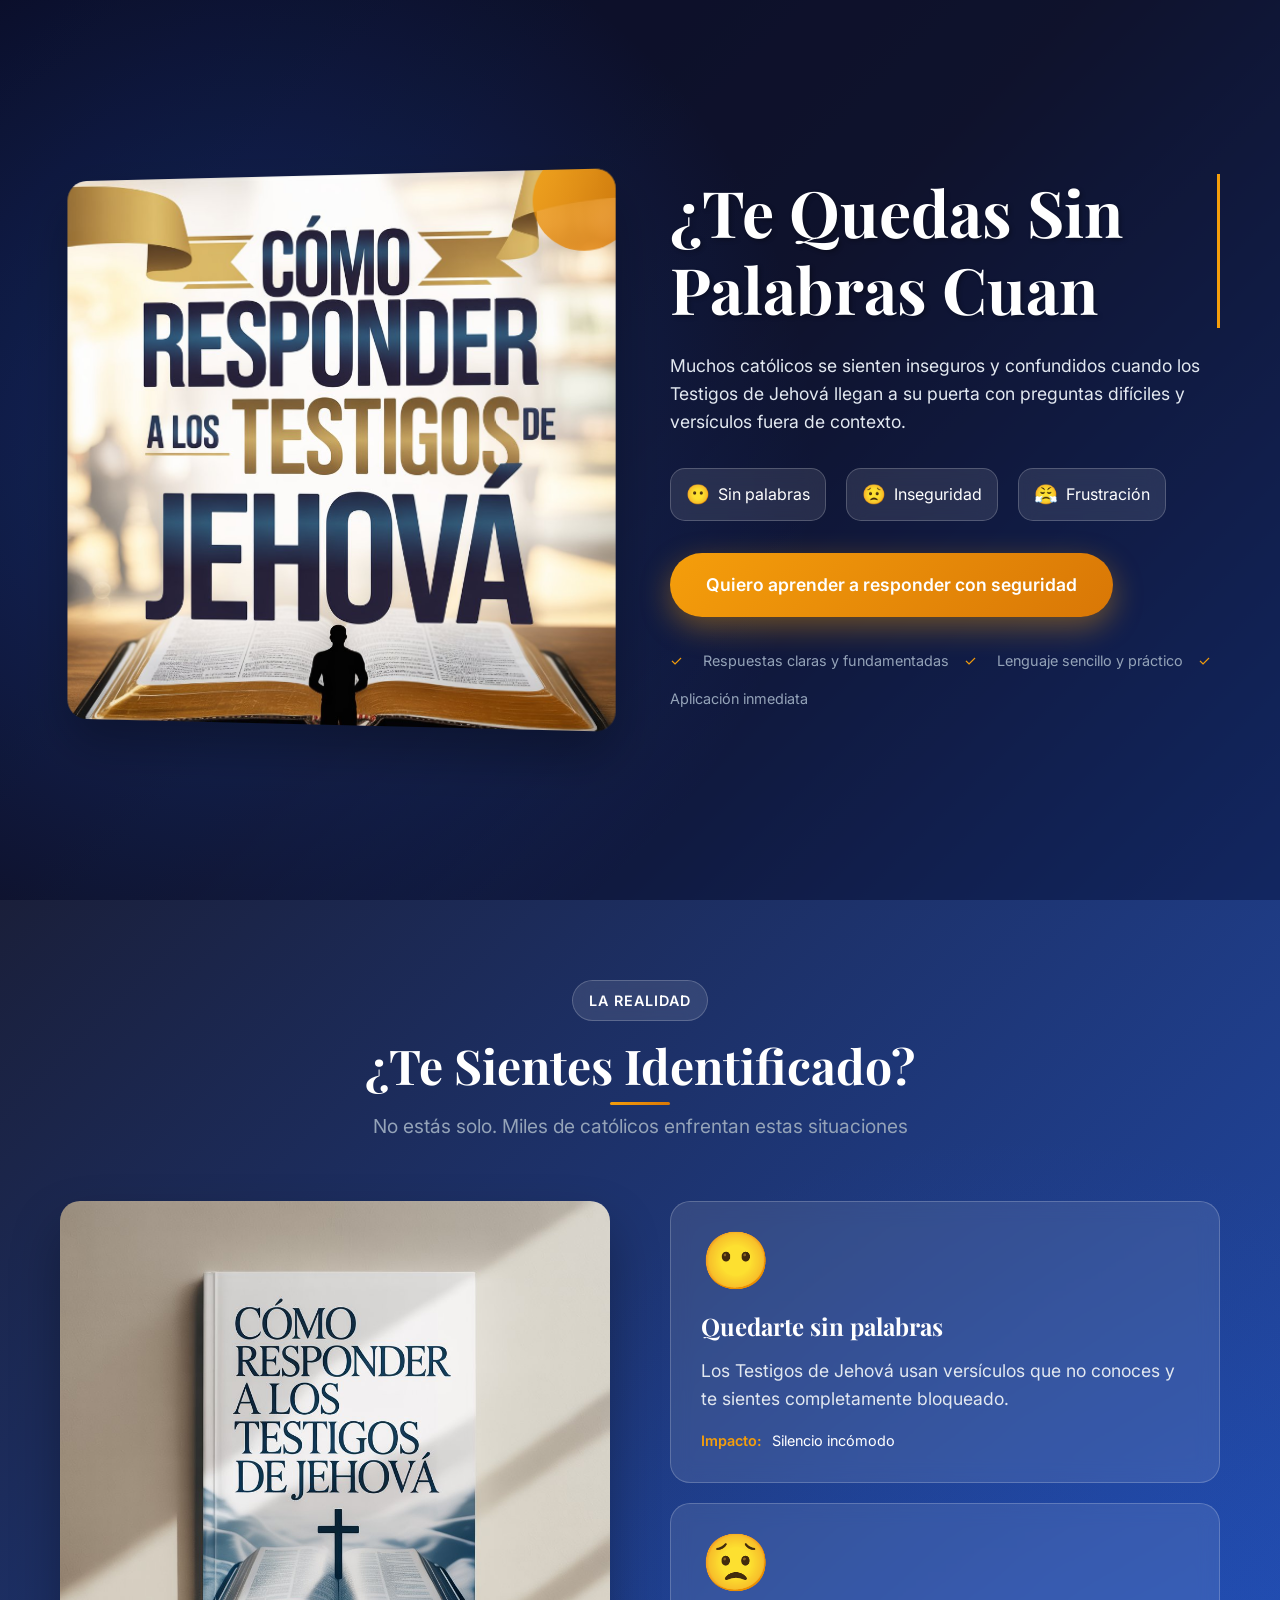
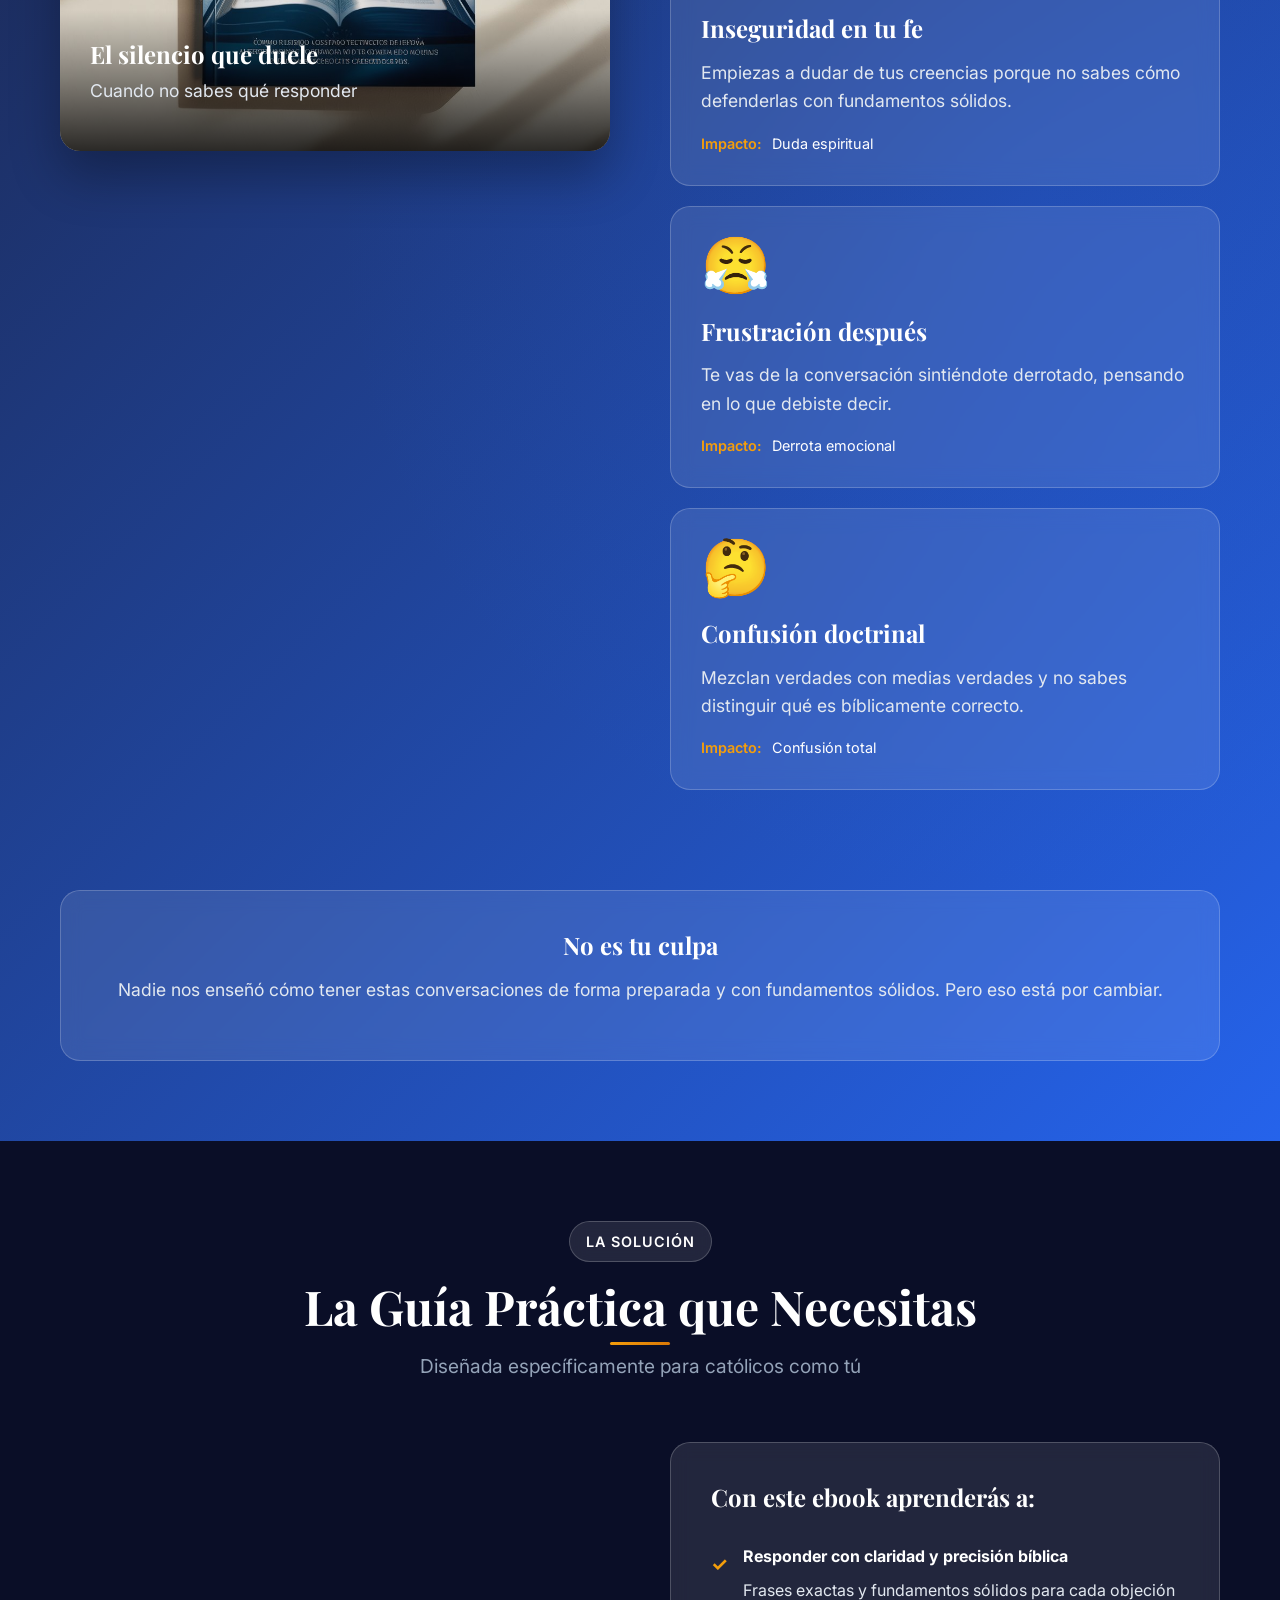
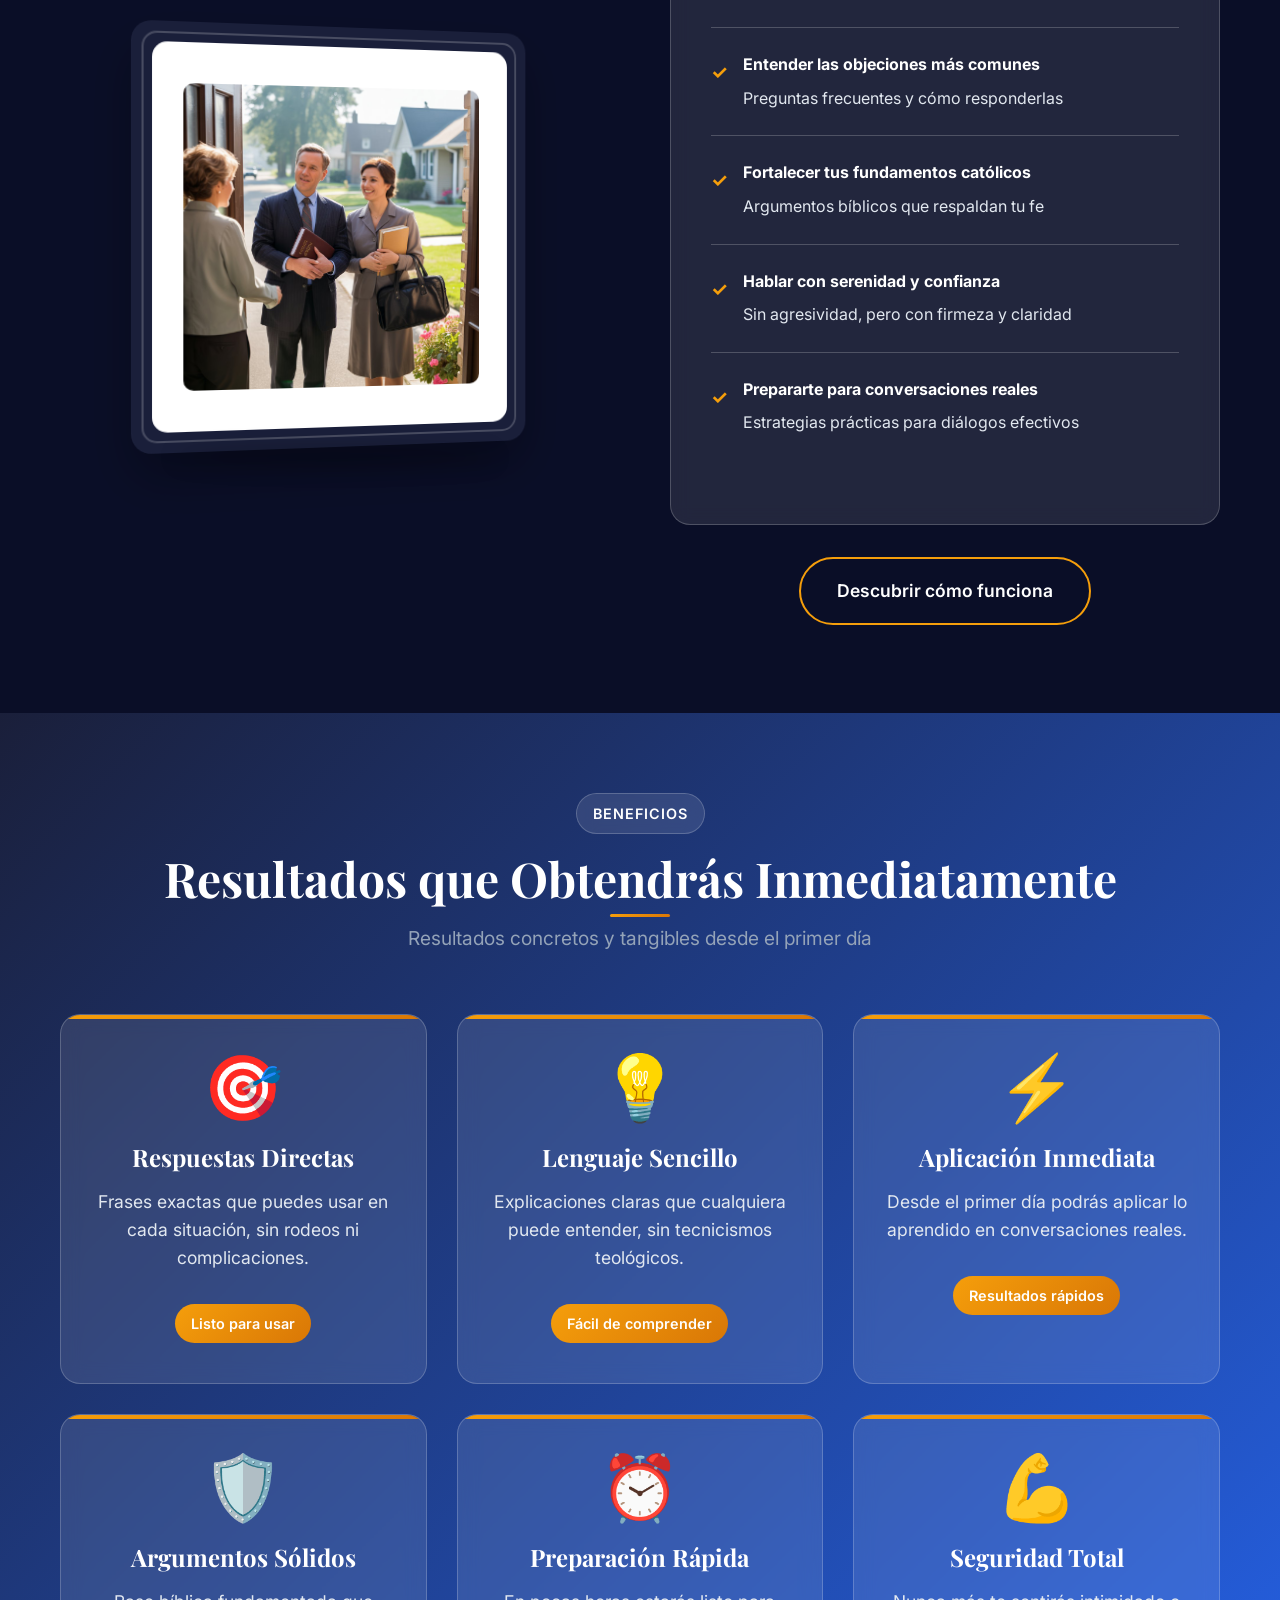
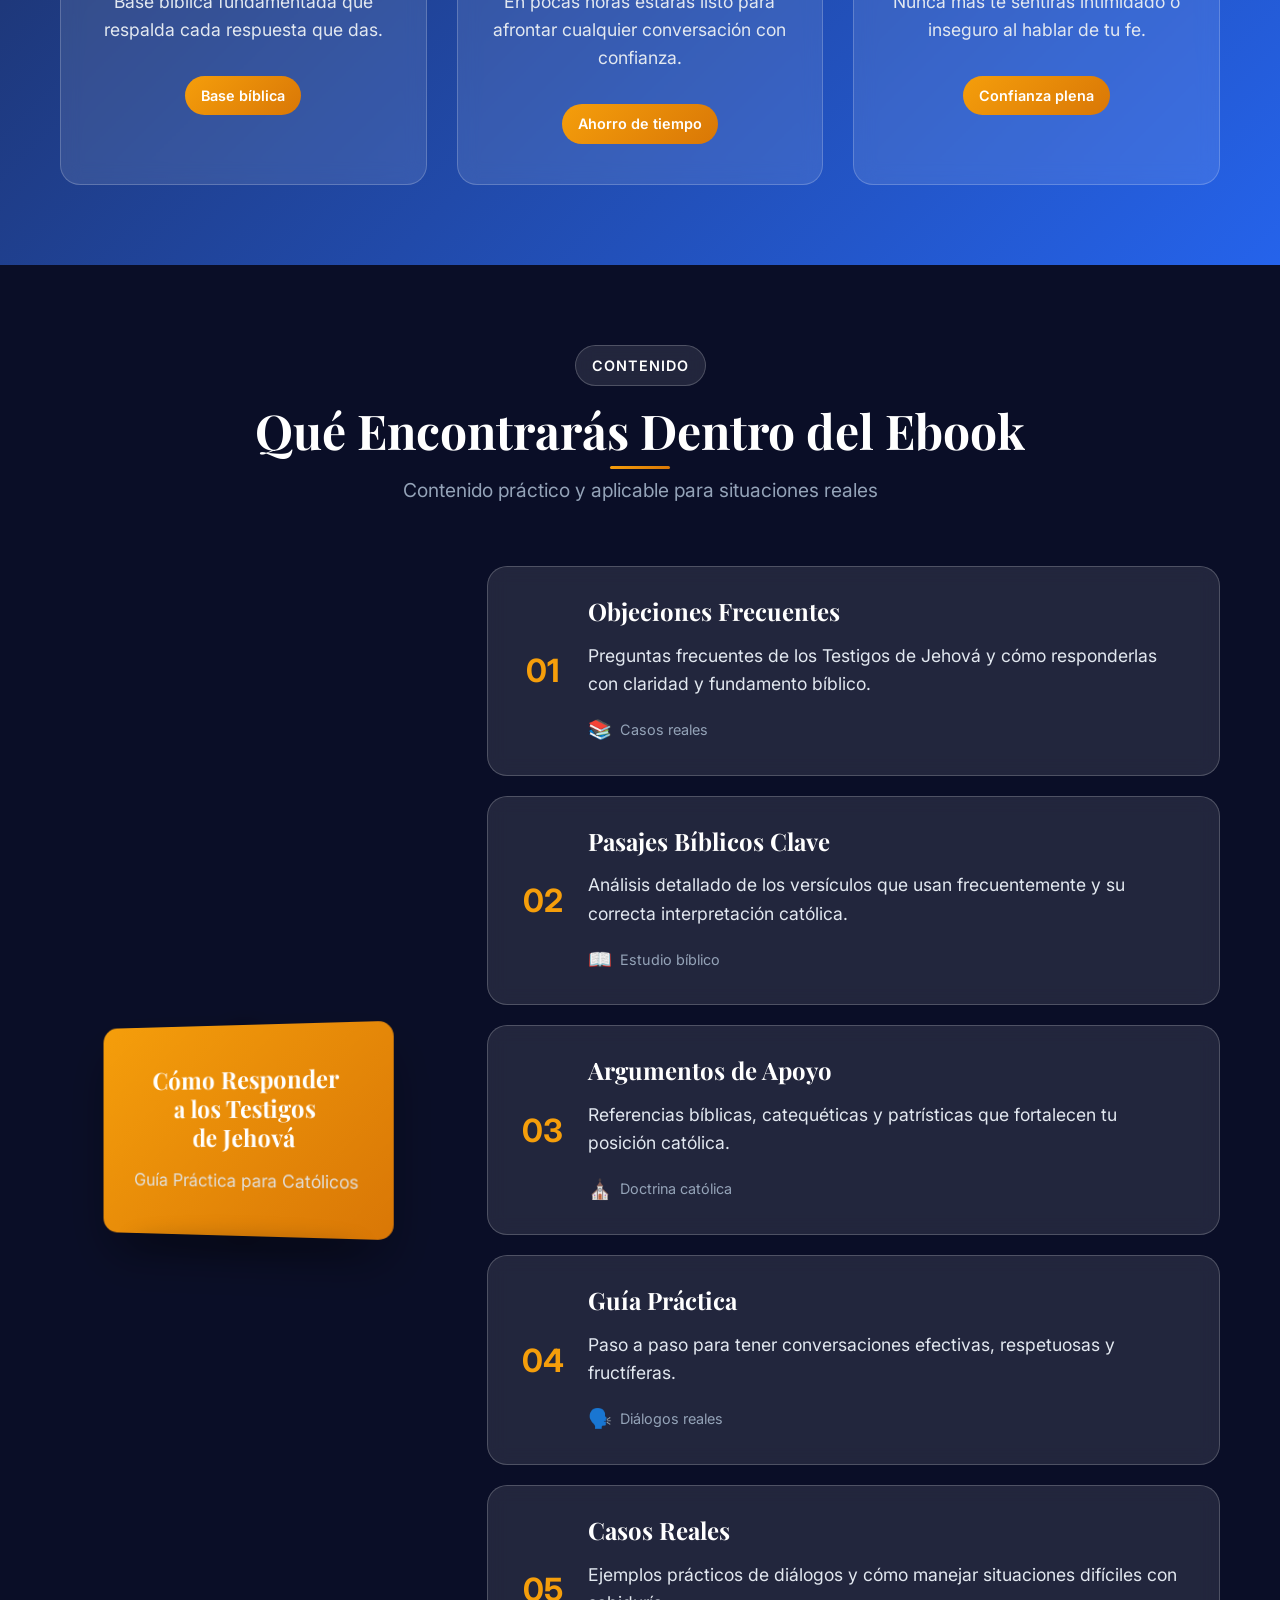
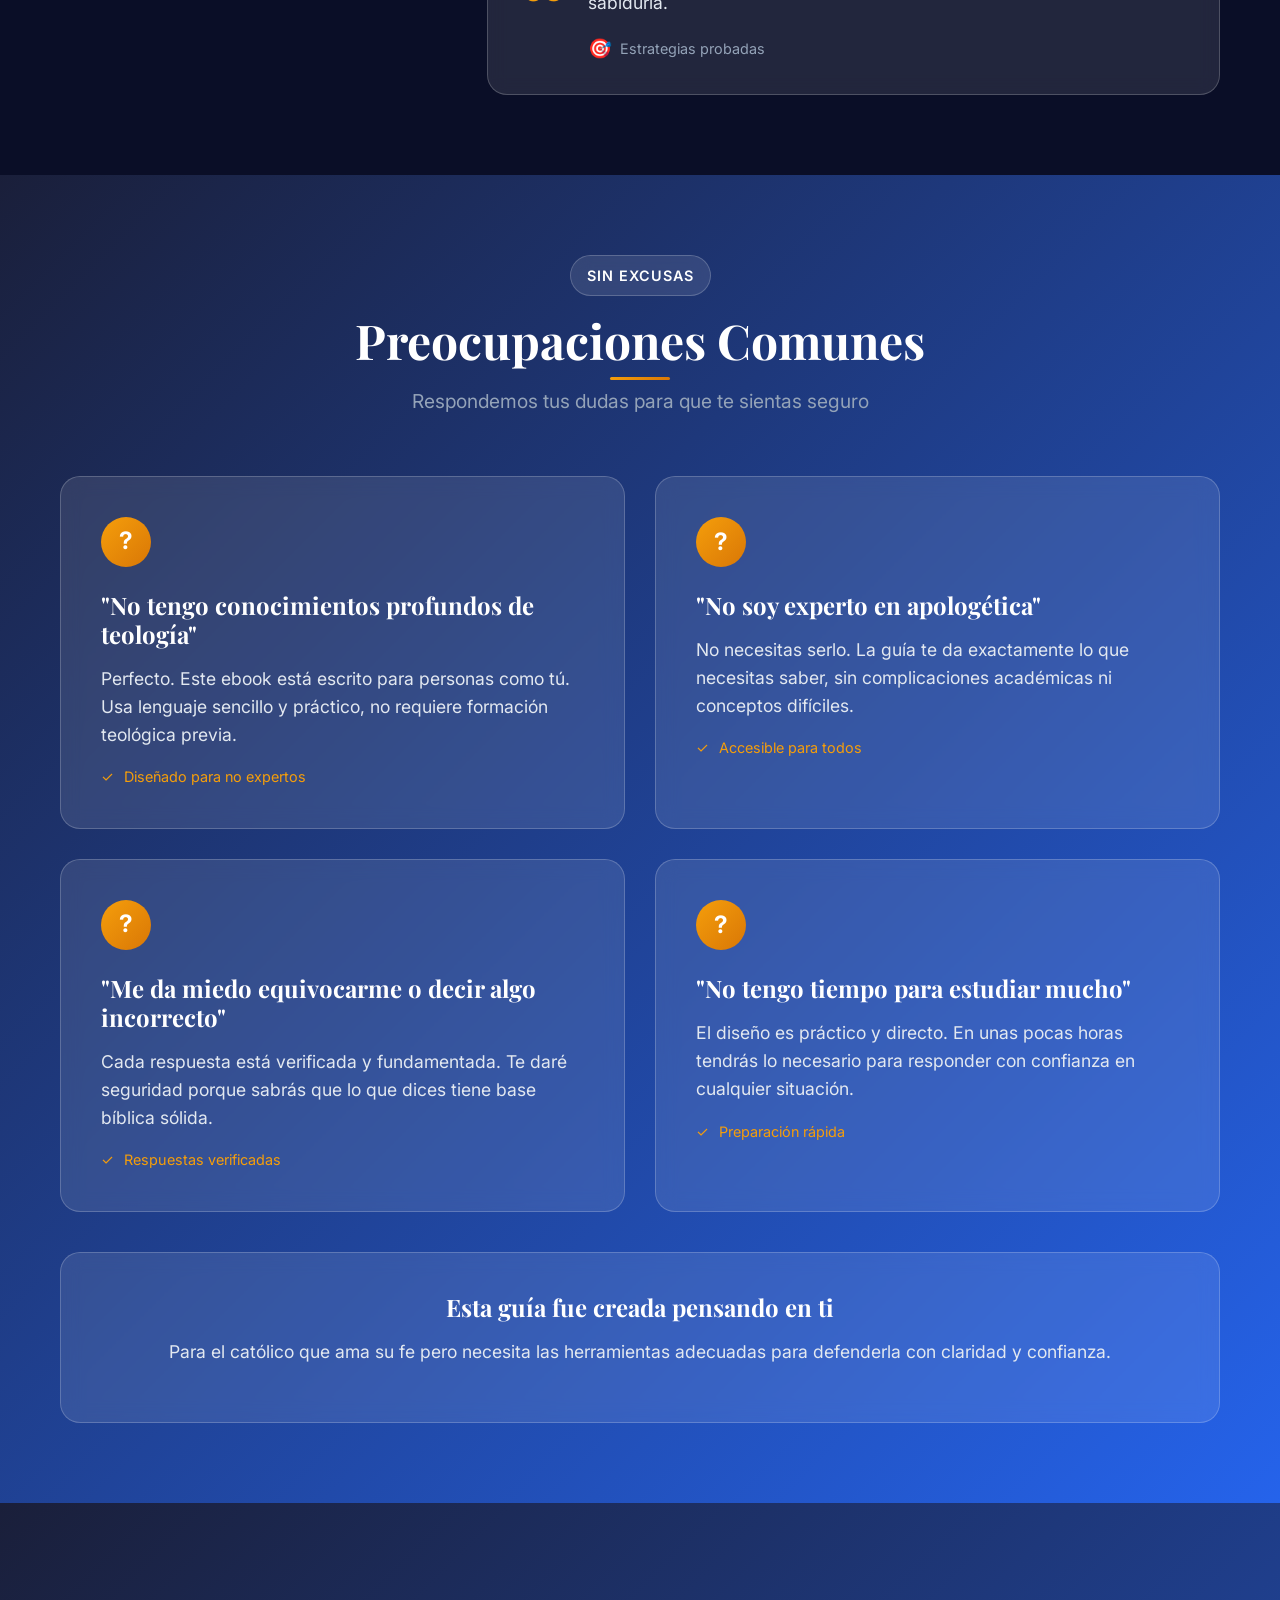
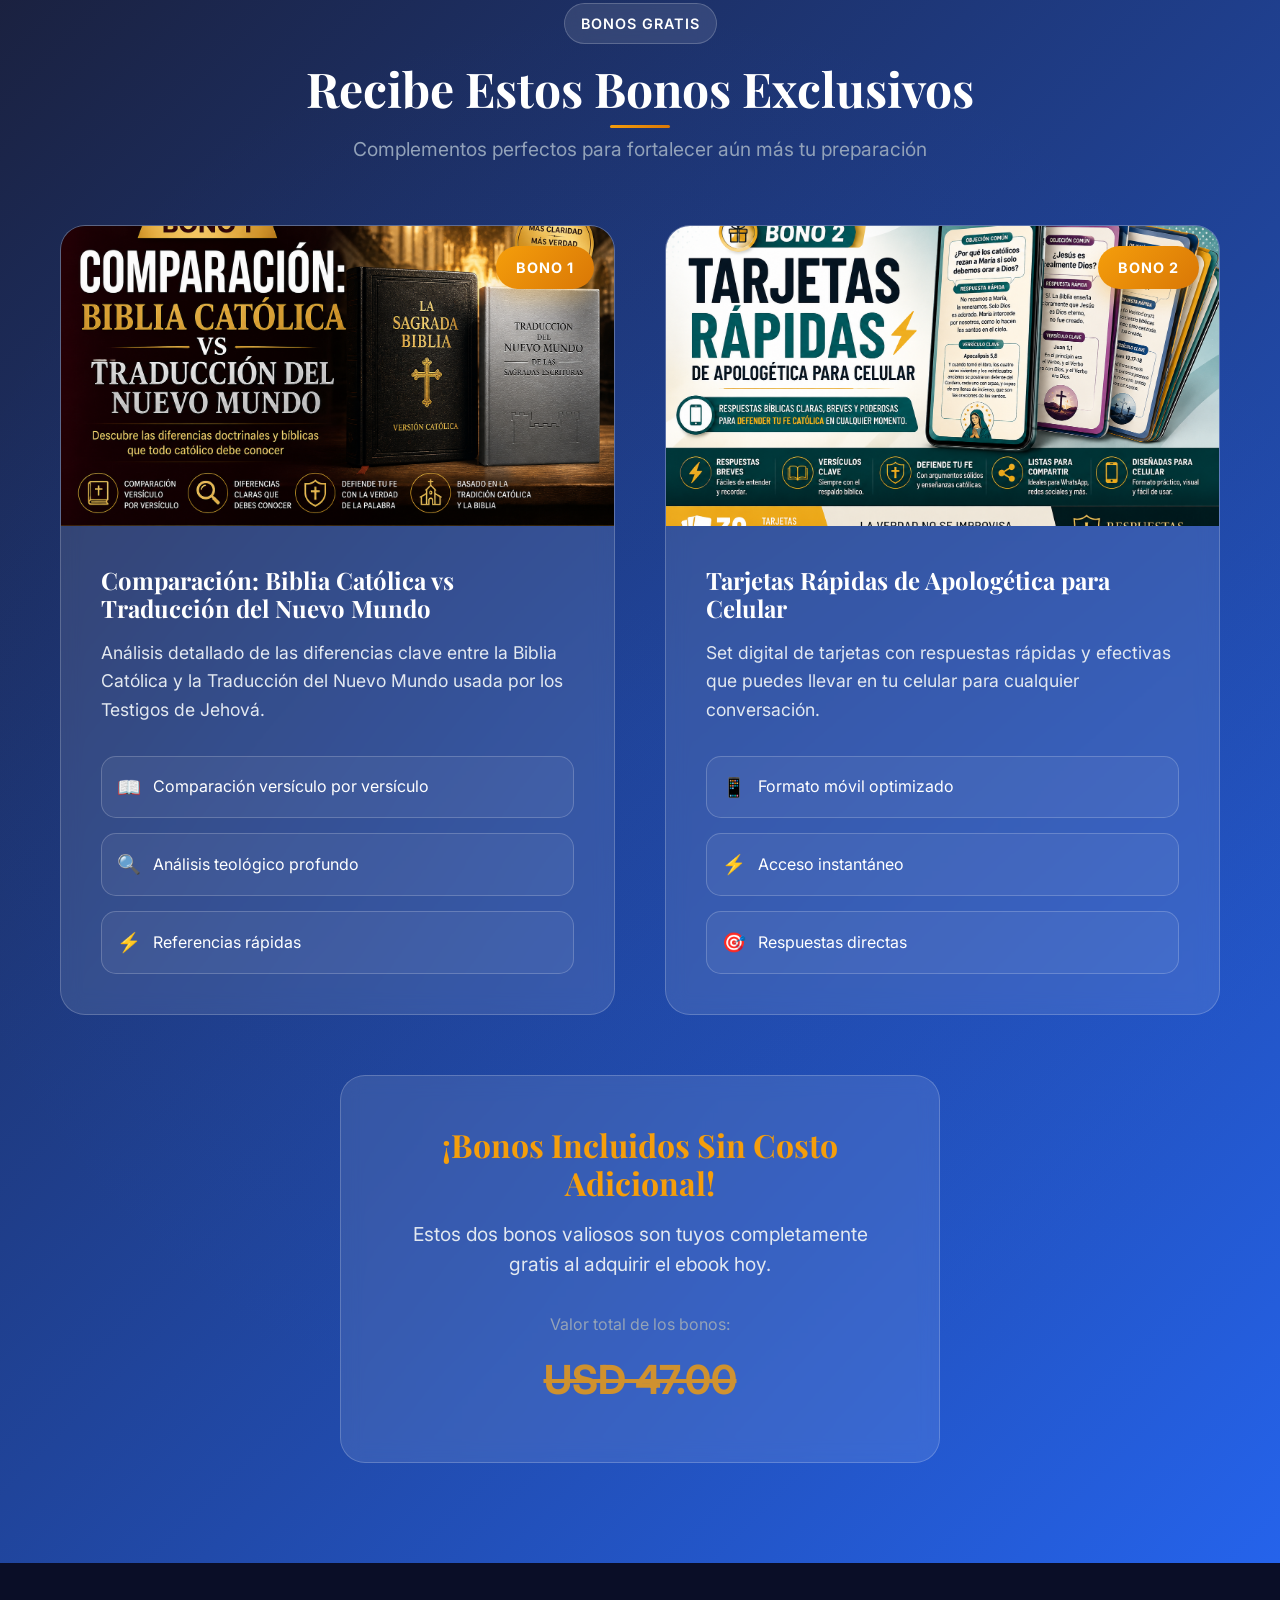
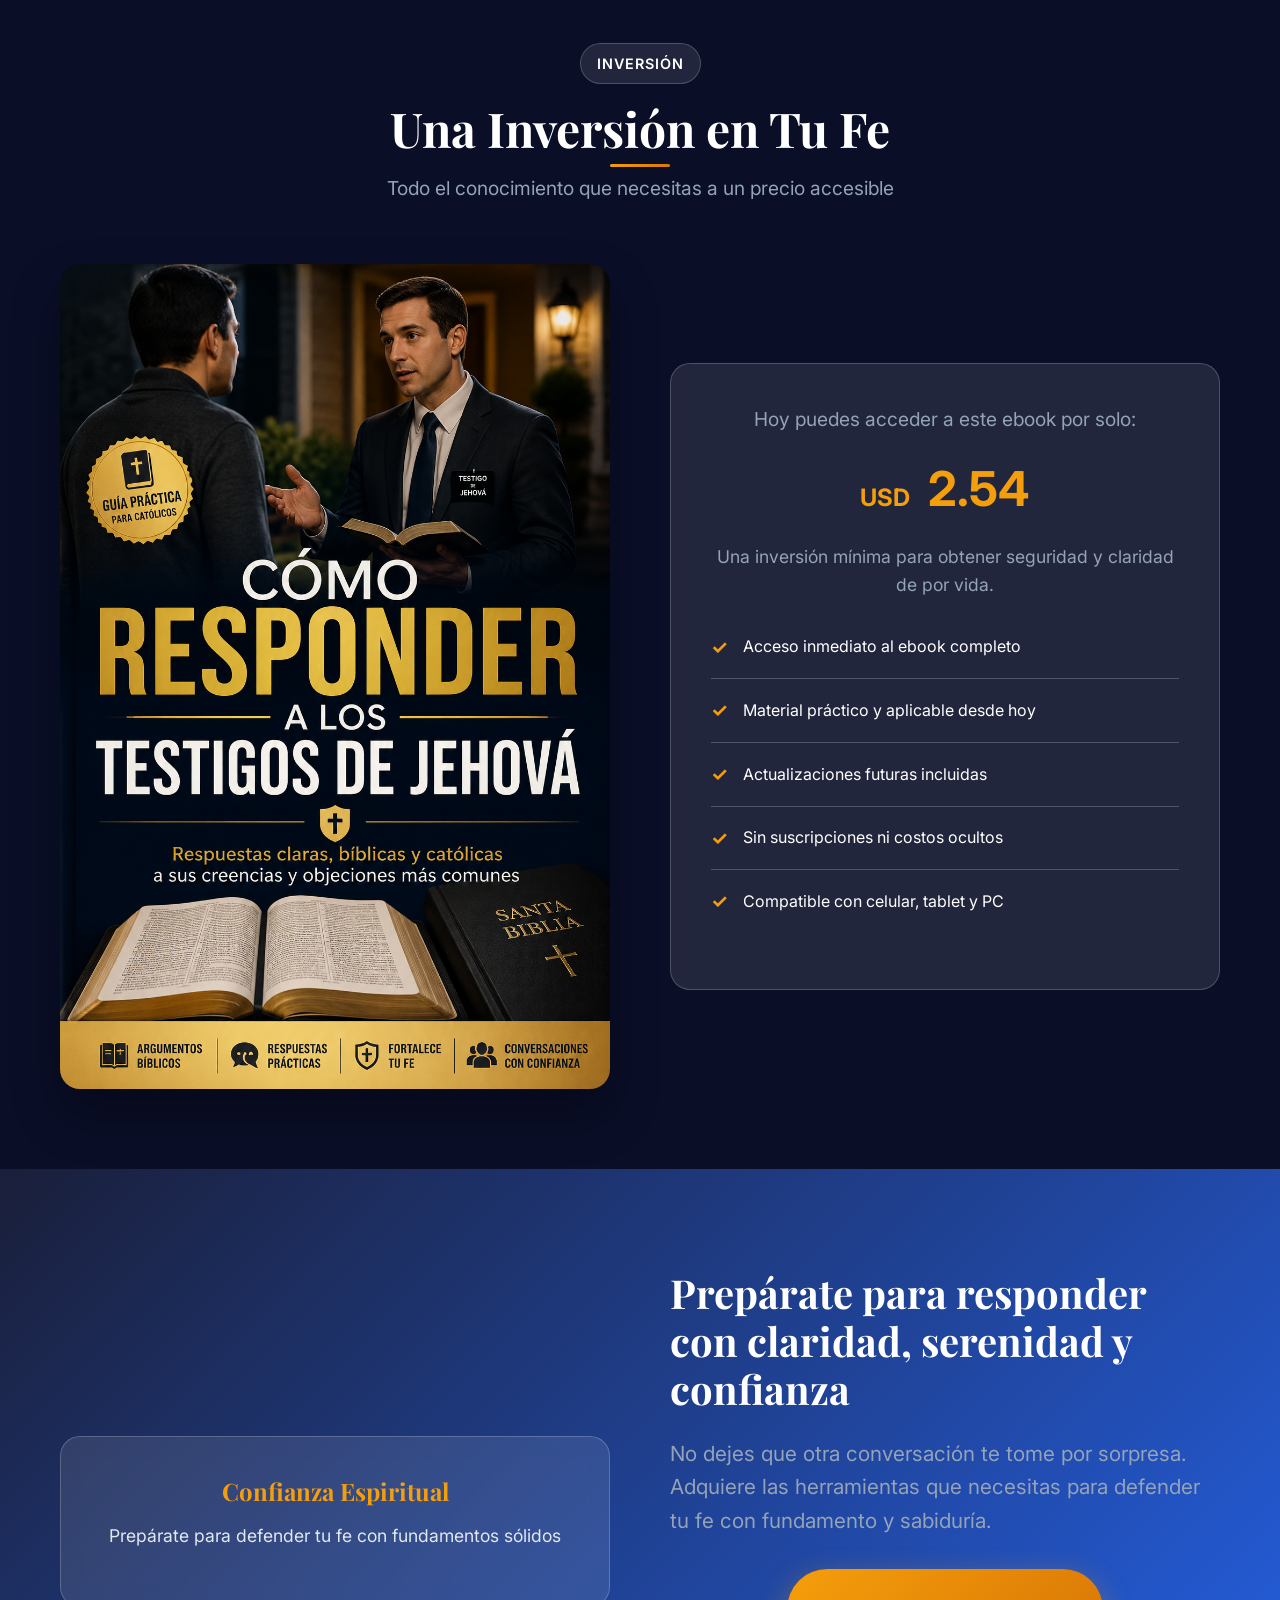
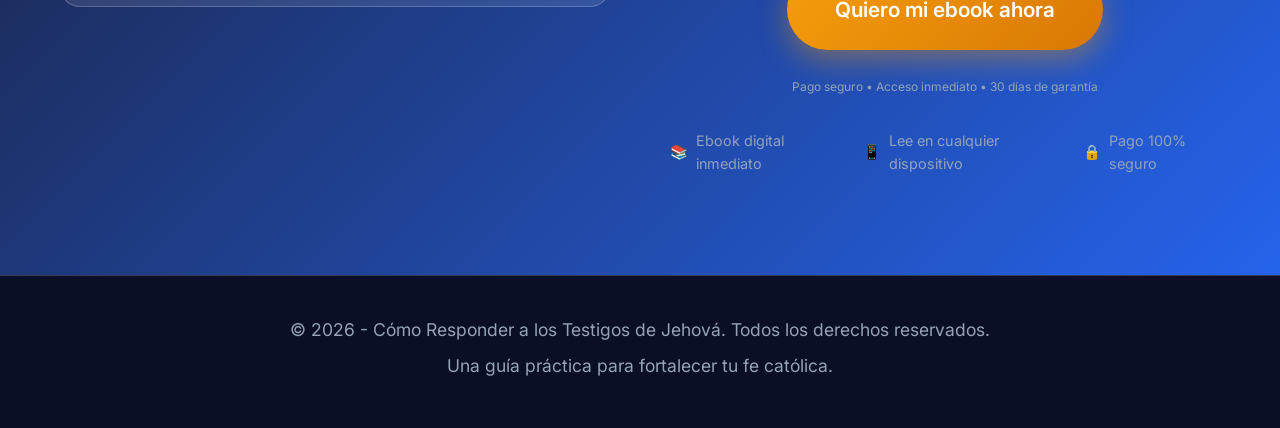
<file: index.html>
<!DOCTYPE html>
<html lang="es">
<head>
    <meta charset="UTF-8">
    <meta name="viewport" content="width=device-width, initial-scale=1.0">
    <title>Cómo Responder a los Testigos de Jehová - Guía Práctica para Católicos</title>
    <meta name="description" content="Aprende a responder con claridad y seguridad cuando los Testigos de Jehová cuestionen tu fe. Guía práctica con respuestas bíblicas fundamentadas.">
    <link rel="stylesheet" href="styles-fixed.css">
    <link href="https://fonts.googleapis.com/css2?family=Playfair+Display:wght@700;800&family=Inter:wght@400;500;600;700&display=swap" rel="stylesheet">
    <!-- Meta Pixel Code -->
    <script>
    !function(f,b,e,v,n,t,s)
    {if(f.fbq)return;n=f.fbq=function(){n.callMethod?
    n.callMethod.apply(n,arguments):n.queue.push(arguments)};
    if(!f._fbq)f._fbq=n;n.push=n;n.loaded=!0;n.version='2.0';
    n.queue=[];t=b.createElement(e);t.async=!0;
    t.src=v;s=b.getElementsByTagName(e)[0];
    s.parentNode.insertBefore(t,s)}(window, document,'script',
    'https://connect.facebook.net/en_US/fbevents.js');
    fbq('init', '1646156149348746');
    </script>
        <!-- End Meta Pixel Code -->
</head>
<body>
    <!-- HERO SECTION -->
    <header class="hero">
        <div class="hero-background">
            <div class="hero-overlay"></div>
        </div>
        <div class="container">
            <div class="hero-content">
                <div class="hero-visual">
                    <div class="hero-image-container">
                        <img src="./imagenes/1.jpeg" alt="Conversación en puerta de casa con Testigos de Jehová" class="hero-main-image">
                        <div class="image-accent"></div>
                    </div>
                </div>
                <div class="hero-text">
                    <h1 class="hero-title">
                        ¿Te Quedas Sin Palabras Cuando los Testigos de Jehová Cuestionan Tu Fe?
                    </h1>
                    <p class="hero-subtitle">
                        Muchos católicos se sienten inseguros y confundidos cuando los Testigos de Jehová llegan a su puerta con preguntas difíciles y versículos fuera de contexto.
                    </p>
                    <div class="hero-pain-points">
                        <div class="pain-point">
                            <span class="pain-icon">😶</span>
                            <span>Sin palabras</span>
                        </div>
                        <div class="pain-point">
                            <span class="pain-icon">😟</span>
                            <span>Inseguridad</span>
                        </div>
                        <div class="pain-point">
                            <span class="pain-icon">😤</span>
                            <span>Frustración</span>
                        </div>
                    </div>
                    <div class="hero-cta">
                        <a href="#solution" class="cta-button primary">
                            Quiero aprender a responder con seguridad
                        </a>
                        <p class="hero-trust">
                            <span class="trust-icon">✓</span> Respuestas claras y fundamentadas
                            <span class="trust-icon">✓</span> Lenguaje sencillo y práctico
                            <span class="trust-icon">✓</span> Aplicación inmediata
                        </p>
                    </div>
                </div>
            </div>
        </div>
    </header>

    <!-- EL PROBLEMA -->
    <section class="problem">
        <div class="container">
            <div class="section-header">
                <div class="section-badge">LA REALIDAD</div>
                <h2 class="section-title">¿Te Sientes Identificado?</h2>
                <p class="section-subtitle">No estás solo. Miles de católicos enfrentan estas situaciones</p>
            </div>
            
            <div class="problem-content">
                <div class="problem-visual">
                    <div class="problem-image-main">
                        <img src="./imagenes/2.jpeg" alt="Persona pensativa después de conversación difícil" class="problem-main-image">
                        <div class="image-overlay">
                            <div class="overlay-text">
                                <h3>El silencio que duele</h3>
                                <p>Cuando no sabes qué responder</p>
                            </div>
                        </div>
                    </div>
                </div>
                
                <div class="problems-grid">
                    <div class="problem-card">
                        <div class="problem-icon">
                            <span class="problem-emoji">😶</span>
                        </div>
                        <h3>Quedarte sin palabras</h3>
                        <p>Los Testigos de Jehová usan versículos que no conoces y te sientes completamente bloqueado.</p>
                        <div class="problem-impact">
                            <span class="impact-label">Impacto:</span>
                            <span class="impact-text">Silencio incómodo</span>
                        </div>
                    </div>
                    
                    <div class="problem-card">
                        <div class="problem-icon">
                            <span class="problem-emoji">😟</span>
                        </div>
                        <h3>Inseguridad en tu fe</h3>
                        <p>Empiezas a dudar de tus creencias porque no sabes cómo defenderlas con fundamentos sólidos.</p>
                        <div class="problem-impact">
                            <span class="impact-label">Impacto:</span>
                            <span class="impact-text">Duda espiritual</span>
                        </div>
                    </div>
                    
                    <div class="problem-card">
                        <div class="problem-icon">
                            <span class="problem-emoji">😤</span>
                        </div>
                        <h3>Frustración después</h3>
                        <p>Te vas de la conversación sintiéndote derrotado, pensando en lo que debiste decir.</p>
                        <div class="problem-impact">
                            <span class="impact-label">Impacto:</span>
                            <span class="impact-text">Derrota emocional</span>
                        </div>
                    </div>
                    
                    <div class="problem-card">
                        <div class="problem-icon">
                            <span class="problem-emoji">🤔</span>
                        </div>
                        <h3>Confusión doctrinal</h3>
                        <p>Mezclan verdades con medias verdades y no sabes distinguir qué es bíblicamente correcto.</p>
                        <div class="problem-impact">
                            <span class="impact-label">Impacto:</span>
                            <span class="impact-text">Confusión total</span>
                        </div>
                    </div>
                </div>
                
                <div class="problem-emotional">
                    <div class="emotional-content">
                        <h3>No es tu culpa</h3>
                        <p>Nadie nos enseñó cómo tener estas conversaciones de forma preparada y con fundamentos sólidos. Pero eso está por cambiar.</p>
                    </div>
                </div>
            </div>
        </div>
    </section>

    <!-- PRESENTACIÓN DE LA SOLUCIÓN -->
    <section id="solution" class="solution">
        <div class="container">
            <div class="section-header">
                <div class="section-badge">LA SOLUCIÓN</div>
                <h2 class="section-title">La Guía Práctica que Necesitas</h2>
                <p class="section-subtitle">Diseñada específicamente para católicos como tú</p>
            </div>
            
            <div class="solution-content">
                <div class="solution-visual">
                    <div class="ebook-mockup">
                        <div class="mockup-device">
                            <div class="device-screen">
                                <img src="./imagenes/5.jpeg" alt="Guía Práctica para Católicos" class="ebook-cover-image">
                            </div>
                            <div class="device-frame"></div>
                        </div>
                        <div class="mockup-shadow"></div>
                    </div>
                </div>
                
                <div class="solution-text">
                    <div class="solution-box">
                        <h3>Con este ebook aprenderás a:</h3>
                        <ul class="solution-list">
                            <li>
                                <span class="check-icon">✓</span>
                                <div class="list-content">
                                    <strong>Responder con claridad y precisión bíblica</strong>
                                    <p>Frases exactas y fundamentos sólidos para cada objeción</p>
                                </div>
                            </li>
                            <li>
                                <span class="check-icon">✓</span>
                                <div class="list-content">
                                    <strong>Entender las objeciones más comunes</strong>
                                    <p>Preguntas frecuentes y cómo responderlas</p>
                                </div>
                            </li>
                            <li>
                                <span class="check-icon">✓</span>
                                <div class="list-content">
                                    <strong>Fortalecer tus fundamentos católicos</strong>
                                    <p>Argumentos bíblicos que respaldan tu fe</p>
                                </div>
                            </li>
                            <li>
                                <span class="check-icon">✓</span>
                                <div class="list-content">
                                    <strong>Hablar con serenidad y confianza</strong>
                                    <p>Sin agresividad, pero con firmeza y claridad</p>
                                </div>
                            </li>
                            <li>
                                <span class="check-icon">✓</span>
                                <div class="list-content">
                                    <strong>Prepararte para conversaciones reales</strong>
                                    <p>Estrategias prácticas para diálogos efectivos</p>
                                </div>
                            </li>
                        </ul>
                    </div>
                    
                    <div class="solution-cta">
                        <a href="#bonuses" class="cta-button secondary">
                            Descubrir cómo funciona
                        </a>
                    </div>
                </div>
            </div>
        </div>
    </section>

    <!-- BENEFICIOS -->
    <section class="benefits">
        <div class="container">
            <div class="section-header">
                <div class="section-badge">BENEFICIOS</div>
                <h2 class="section-title">Resultados que Obtendrás Inmediatamente</h2>
                <p class="section-subtitle">Resultados concretos y tangibles desde el primer día</p>
            </div>
            
            <div class="benefits-grid">
                <div class="benefit-card">
                    <div class="benefit-emoji">
                        🎯
                    </div>
                    <h3>Respuestas Directas</h3>
                    <p>Frases exactas que puedes usar en cada situación, sin rodeos ni complicaciones.</p>
                    <div class="benefit-highlight">
                        <span>Listo para usar</span>
                    </div>
                </div>
                
                <div class="benefit-card">
                    <div class="benefit-emoji">
                        💡
                    </div>
                    <h3>Lenguaje Sencillo</h3>
                    <p>Explicaciones claras que cualquiera puede entender, sin tecnicismos teológicos.</p>
                    <div class="benefit-highlight">
                        <span>Fácil de comprender</span>
                    </div>
                </div>
                
                <div class="benefit-card">
                    <div class="benefit-emoji">
                        ⚡
                    </div>
                    <h3>Aplicación Inmediata</h3>
                    <p>Desde el primer día podrás aplicar lo aprendido en conversaciones reales.</p>
                    <div class="benefit-highlight">
                        <span>Resultados rápidos</span>
                    </div>
                </div>
                
                <div class="benefit-card">
                    <div class="benefit-emoji">
                        🛡️
                    </div>
                    <h3>Argumentos Sólidos</h3>
                    <p>Base bíblica fundamentada que respalda cada respuesta que das.</p>
                    <div class="benefit-highlight">
                        <span>Base bíblica</span>
                    </div>
                </div>
                
                <div class="benefit-card">
                    <div class="benefit-emoji">
                        ⏰
                    </div>
                    <h3>Preparación Rápida</h3>
                    <p>En pocas horas estarás listo para afrontar cualquier conversación con confianza.</p>
                    <div class="benefit-highlight">
                        <span>Ahorro de tiempo</span>
                    </div>
                </div>
                
                <div class="benefit-card">
                    <div class="benefit-emoji">
                        💪
                    </div>
                    <h3>Seguridad Total</h3>
                    <p>Nunca más te sentirás intimidado o inseguro al hablar de tu fe.</p>
                    <div class="benefit-highlight">
                        <span>Confianza plena</span>
                    </div>
                </div>
            </div>
        </div>
    </section>

    <!-- QUÉ ENCONTRARÁ DENTRO -->
    <section id="contents" class="contents">
        <div class="container">
            <div class="section-header">
                <div class="section-badge">CONTENIDO</div>
                <h2 class="section-title">Qué Encontrarás Dentro del Ebook</h2>
                <p class="section-subtitle">Contenido práctico y aplicable para situaciones reales</p>
            </div>
            
            <div class="contents-showcase">
                <div class="contents-visual">
                    <div class="ebook-preview-3d">
                        <div class="book-spine"></div>
                        <div class="book-front">
                            <div class="book-cover">
                                <h3>Cómo Responder<br>a los Testigos<br>de Jehová</h3>
                                <p>Guía Práctica para Católicos</p>
                            </div>
                        </div>
                        <div class="book-shadow"></div>
                    </div>
                </div>
                
                <div class="contents-list">
                    <div class="content-item">
                        <div class="content-number">01</div>
                        <div class="content-text">
                            <h3>Objeciones Frecuentes</h3>
                            <p>Preguntas frecuentes de los Testigos de Jehová y cómo responderlas con claridad y fundamento bíblico.</p>
                            <div class="content-feature">
                                <span class="feature-icon">📚</span>
                                <span>Casos reales</span>
                            </div>
                        </div>
                    </div>
                    
                    <div class="content-item">
                        <div class="content-number">02</div>
                        <div class="content-text">
                            <h3>Pasajes Bíblicos Clave</h3>
                            <p>Análisis detallado de los versículos que usan frecuentemente y su correcta interpretación católica.</p>
                            <div class="content-feature">
                                <span class="feature-icon">📖</span>
                                <span>Estudio bíblico</span>
                            </div>
                        </div>
                    </div>
                    
                    <div class="content-item">
                        <div class="content-number">03</div>
                        <div class="content-text">
                            <h3>Argumentos de Apoyo</h3>
                            <p>Referencias bíblicas, catequéticas y patrísticas que fortalecen tu posición católica.</p>
                            <div class="content-feature">
                                <span class="feature-icon">⛪</span>
                                <span>Doctrina católica</span>
                            </div>
                        </div>
                    </div>
                    
                    <div class="content-item">
                        <div class="content-number">04</div>
                        <div class="content-text">
                            <h3>Guía Práctica</h3>
                            <p>Paso a paso para tener conversaciones efectivas, respetuosas y fructíferas.</p>
                            <div class="content-feature">
                                <span class="feature-icon">🗣️</span>
                                <span>Diálogos reales</span>
                            </div>
                        </div>
                    </div>
                    
                    <div class="content-item">
                        <div class="content-number">05</div>
                        <div class="content-text">
                            <h3>Casos Reales</h3>
                            <p>Ejemplos prácticos de diálogos y cómo manejar situaciones difíciles con sabiduría.</p>
                            <div class="content-feature">
                                <span class="feature-icon">🎯</span>
                                <span>Estrategias probadas</span>
                            </div>
                        </div>
                    </div>
                </div>
            </div>
        </div>
    </section>

    <!-- ROMPER OBJECIONES -->
    <section class="objections">
        <div class="container">
            <div class="section-header">
                <div class="section-badge">SIN EXCUSAS</div>
                <h2 class="section-title">Preocupaciones Comunes</h2>
                <p class="section-subtitle">Respondemos tus dudas para que te sientas seguro</p>
            </div>
            
            <div class="objections-grid">
                <div class="objection-card">
                    <div class="objection-icon">
                        <span class="icon-question">?</span>
                    </div>
                    <div class="objection-content">
                        <h3>"No tengo conocimientos profundos de teología"</h3>
                        <p>Perfecto. Este ebook está escrito para personas como tú. Usa lenguaje sencillo y práctico, no requiere formación teológica previa.</p>
                        <div class="objection-solution">
                            <span class="solution-icon">✓</span>
                            <span>Diseñado para no expertos</span>
                        </div>
                    </div>
                </div>
                
                <div class="objection-card">
                    <div class="objection-icon">
                        <span class="icon-question">?</span>
                    </div>
                    <div class="objection-content">
                        <h3>"No soy experto en apologética"</h3>
                        <p>No necesitas serlo. La guía te da exactamente lo que necesitas saber, sin complicaciones académicas ni conceptos difíciles.</p>
                        <div class="objection-solution">
                            <span class="solution-icon">✓</span>
                            <span>Accesible para todos</span>
                        </div>
                    </div>
                </div>
                
                <div class="objection-card">
                    <div class="objection-icon">
                        <span class="icon-question">?</span>
                    </div>
                    <div class="objection-content">
                        <h3>"Me da miedo equivocarme o decir algo incorrecto"</h3>
                        <p>Cada respuesta está verificada y fundamentada. Te daré seguridad porque sabrás que lo que dices tiene base bíblica sólida.</p>
                        <div class="objection-solution">
                            <span class="solution-icon">✓</span>
                            <span>Respuestas verificadas</span>
                        </div>
                    </div>
                </div>
                
                <div class="objection-card">
                    <div class="objection-icon">
                        <span class="icon-question">?</span>
                    </div>
                    <div class="objection-content">
                        <h3>"No tengo tiempo para estudiar mucho"</h3>
                        <p>El diseño es práctico y directo. En unas pocas horas tendrás lo necesario para responder con confianza en cualquier situación.</p>
                        <div class="objection-solution">
                            <span class="solution-icon">✓</span>
                            <span>Preparación rápida</span>
                        </div>
                    </div>
                </div>
            </div>
            
            <div class="objections-reassurance">
                <div class="reassurance-content">
                    <h3>Esta guía fue creada pensando en ti</h3>
                    <p>Para el católico que ama su fe pero necesita las herramientas adecuadas para defenderla con claridad y confianza.</p>
                </div>
            </div>
        </div>
    </section>

    <!-- BONOS GRATIS -->
    <section id="bonuses" class="bonuses">
        <div class="container">
            <div class="section-header">
                <div class="section-badge">BONOS GRATIS</div>
                <h2 class="section-title">Recibe Estos Bonos Exclusivos</h2>
                <p class="section-subtitle">Complementos perfectos para fortalecer aún más tu preparación</p>
            </div>
            
            <div class="bonuses-grid">
                <div class="bonus-card">
                    <div class="bonus-visual">
                        <img src="./imagenes/BONO - 1.png" alt="Comparación: Biblia Católica vs Traducción del Nuevo Mundo" class="bonus-image">
                        <div class="bonus-badge">BONO 1</div>
                    </div>
                    <div class="bonus-content">
                        <h3>Comparación: Biblia Católica vs Traducción del Nuevo Mundo</h3>
                        <p>Análisis detallado de las diferencias clave entre la Biblia Católica y la Traducción del Nuevo Mundo usada por los Testigos de Jehová.</p>
                        <div class="bonus-features">
                            <div class="bonus-feature">
                                <span class="feature-icon">📖</span>
                                <span>Comparación versículo por versículo</span>
                            </div>
                            <div class="bonus-feature">
                                <span class="feature-icon">🔍</span>
                                <span>Análisis teológico profundo</span>
                            </div>
                            <div class="bonus-feature">
                                <span class="feature-icon">⚡</span>
                                <span>Referencias rápidas</span>
                            </div>
                        </div>
                    </div>
                </div>
                
                <div class="bonus-card">
                    <div class="bonus-visual">
                        <img src="./imagenes/BONO - 2.png" alt="Tarjetas Rápidas de Apologética para Celular" class="bonus-image">
                        <div class="bonus-badge">BONO 2</div>
                    </div>
                    <div class="bonus-content">
                        <h3>Tarjetas Rápidas de Apologética para Celular</h3>
                        <p>Set digital de tarjetas con respuestas rápidas y efectivas que puedes llevar en tu celular para cualquier conversación.</p>
                        <div class="bonus-features">
                            <div class="bonus-feature">
                                <span class="feature-icon">📱</span>
                                <span>Formato móvil optimizado</span>
                            </div>
                            <div class="bonus-feature">
                                <span class="feature-icon">⚡</span>
                                <span>Acceso instantáneo</span>
                            </div>
                            <div class="bonus-feature">
                                <span class="feature-icon">🎯</span>
                                <span>Respuestas directas</span>
                            </div>
                        </div>
                    </div>
                </div>
            </div>
            
            <div class="bonuses-cta">
                <div class="cta-content">
                    <h3>¡Bonos Incluidos Sin Costo Adicional!</h3>
                    <p>Estos dos bonos valiosos son tuyos completamente gratis al adquirir el ebook hoy.</p>
                    <div class="bonus-value">
                        <span class="value-label">Valor total de los bonos:</span>
                        <span class="value-amount">USD 47.00</span>
                    </div>
                </div>
            </div>
        </div>
    </section>

    <!-- PRECIO -->
    <section id="precio" class="pricing">
        <div class="container">
            <div class="section-header">
                <div class="section-badge">INVERSIÓN</div>
                <h2 class="section-title">Una Inversión en Tu Fe</h2>
                <p class="section-subtitle">Todo el conocimiento que necesitas a un precio accesible</p>
            </div>
            
            <div class="pricing-content">
                <div class="pricing-visual">
                    <div class="pricing-image">
                        <img src="./imagenes/3.png" alt="Inversión en conocimiento" class="pricing-main-image">
                    </div>
                </div>
                
                <div class="pricing-box">
                    <div class="price-reveal">
                        <p class="price-intro">Hoy puedes acceder a este ebook por solo:</p>
                        <div class="price-amount">
                            <span class="currency">USD</span>
                            <span class="price">6.99</span>
                        </div>
                        <p class="price-description">
                            Una inversión mínima para obtener seguridad y claridad de por vida.
                        </p>
                    </div>
                    
                    <div class="price-features">
                        <div class="feature-item">
                            <span class="feature-check">✓</span>
                            <span>Acceso inmediato al ebook completo</span>
                        </div>
                        <div class="feature-item">
                            <span class="feature-check">✓</span>
                            <span>Material práctico y aplicable desde hoy</span>
                        </div>
                        <div class="feature-item">
                            <span class="feature-check">✓</span>
                            <span>Actualizaciones futuras incluidas</span>
                        </div>
                        <div class="feature-item">
                            <span class="feature-check">✓</span>
                            <span>Sin suscripciones ni costos ocultos</span>
                        </div>
                        <div class="feature-item">
                            <span class="feature-check">✓</span>
                            <span>Compatible con celular, tablet y PC</span>
                        </div>
                    </div>
                </div>
            </div>
        </div>
    </section>

    <!-- CTA FINAL -->
    <section class="final-cta">
        <div class="container">
            <div class="final-content">
                <div class="final-visual">
                    <div class="final-image">
                        <div class="final-visual-content">
                            <h3>Confianza Espiritual</h3>
                            <p>Prepárate para defender tu fe con fundamentos sólidos</p>
                        </div>
                    </div>
                </div>
                
                <div class="final-text">
                    <h2 class="final-title">Prepárate para responder con claridad, serenidad y confianza</h2>
                    <p class="final-subtitle">No dejes que otra conversación te tome por sorpresa. Adquiere las herramientas que necesitas para defender tu fe con fundamento y sabiduría.</p>
                    
                    <div class="final-cta-button">
                        <a href="https://pay.hotmart.com/F104569263O?bid=1778360615763" class="cta-button primary large" target="_blank" rel="noopener noreferrer">
                            Quiero mi ebook ahora
                        </a>
                        <p class="payment-info">
                            <small>Pago seguro • Acceso inmediato • 30 días de garantía</small>
                        </p>
                    </div>
                    
                    <div class="final-benefits">
                        <div class="benefit-item-small">
                            <span class="benefit-icon">📚</span>
                            <span>Ebook digital inmediato</span>
                        </div>
                        <div class="benefit-item-small">
                            <span class="benefit-icon">📱</span>
                            <span>Lee en cualquier dispositivo</span>
                        </div>
                        <div class="benefit-item-small">
                            <span class="benefit-icon">🔒</span>
                            <span>Pago 100% seguro</span>
                        </div>
                    </div>
                </div>
            </div>
        </div>
    </section>

    <!-- FOOTER -->
    <footer class="footer">
        <div class="container">
            <div class="footer-content">
                <p>&copy; 2026 - Cómo Responder a los Testigos de Jehová. Todos los derechos reservados.</p>
                <p>Una guía práctica para fortalecer tu fe católica.</p>
            </div>
        </div>
    </footer>

    <script src="script-fixed.js"></script>
</body>
</html>
</file>
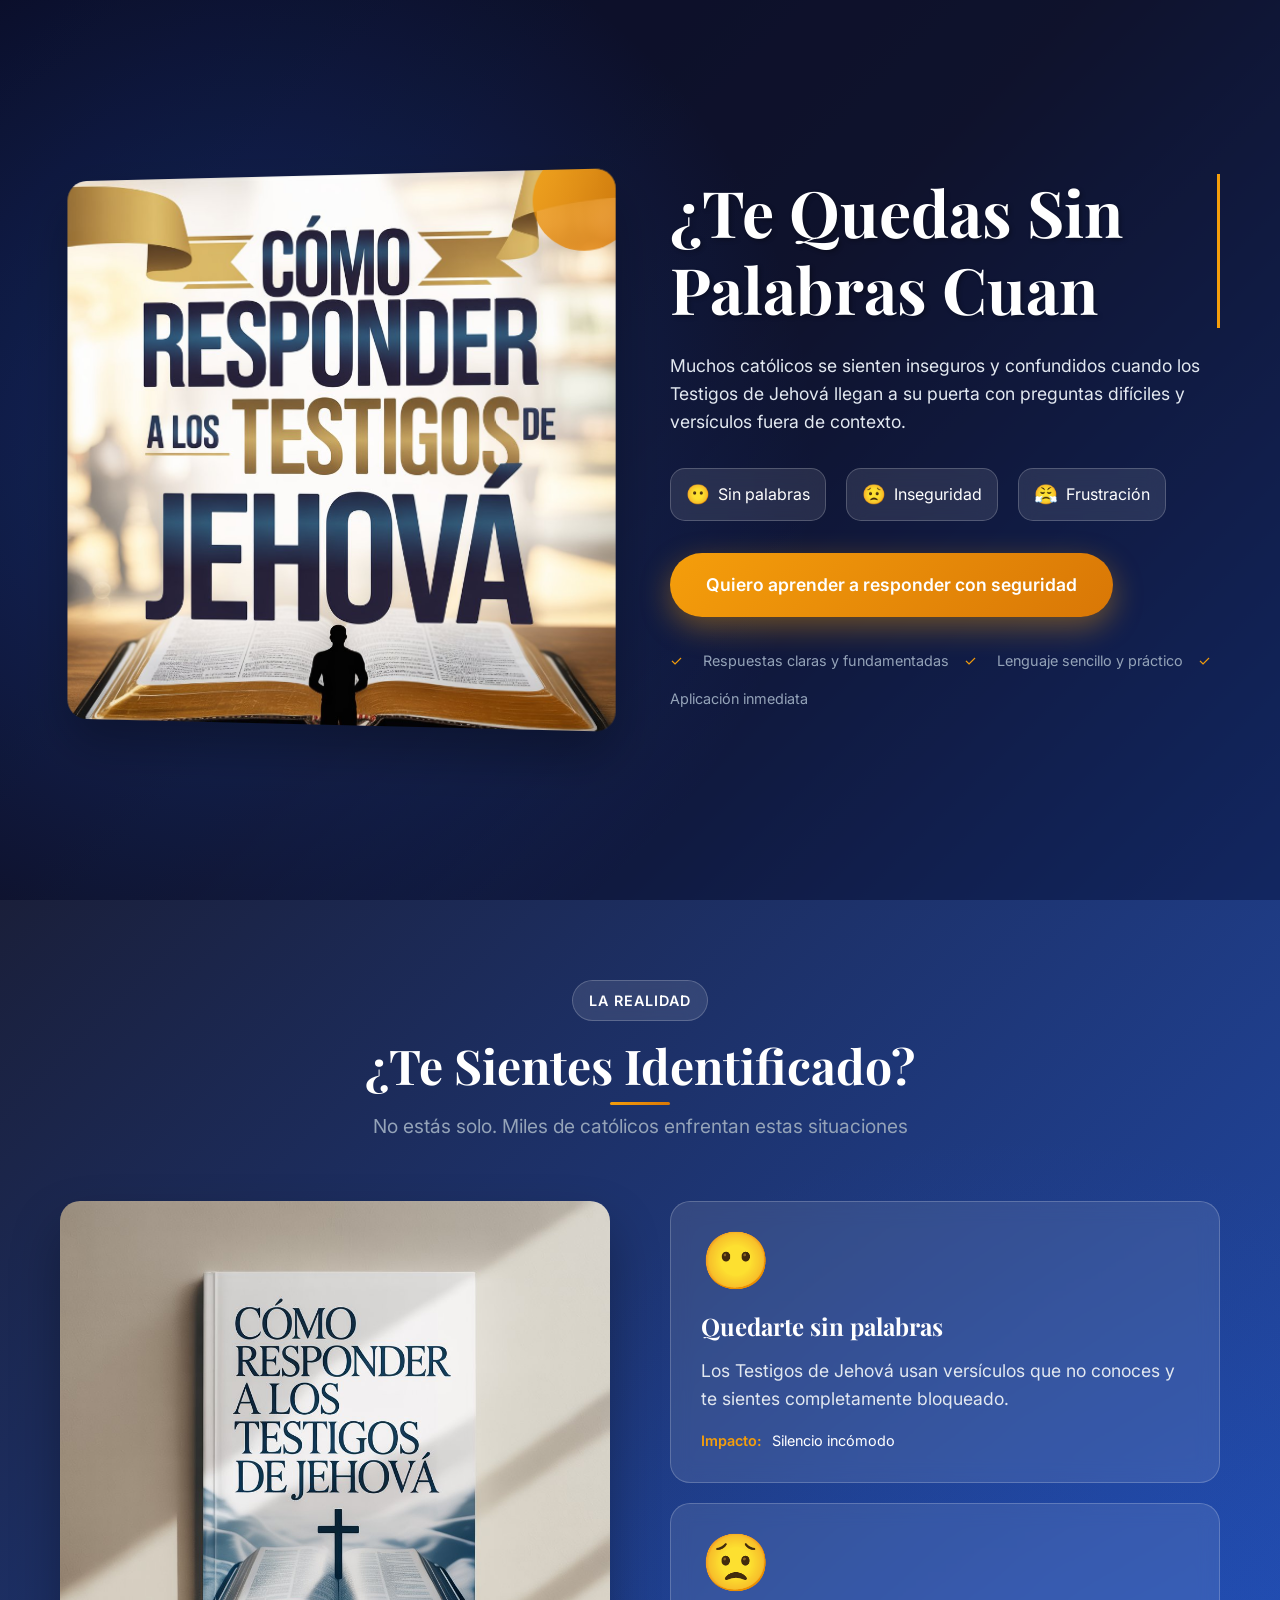
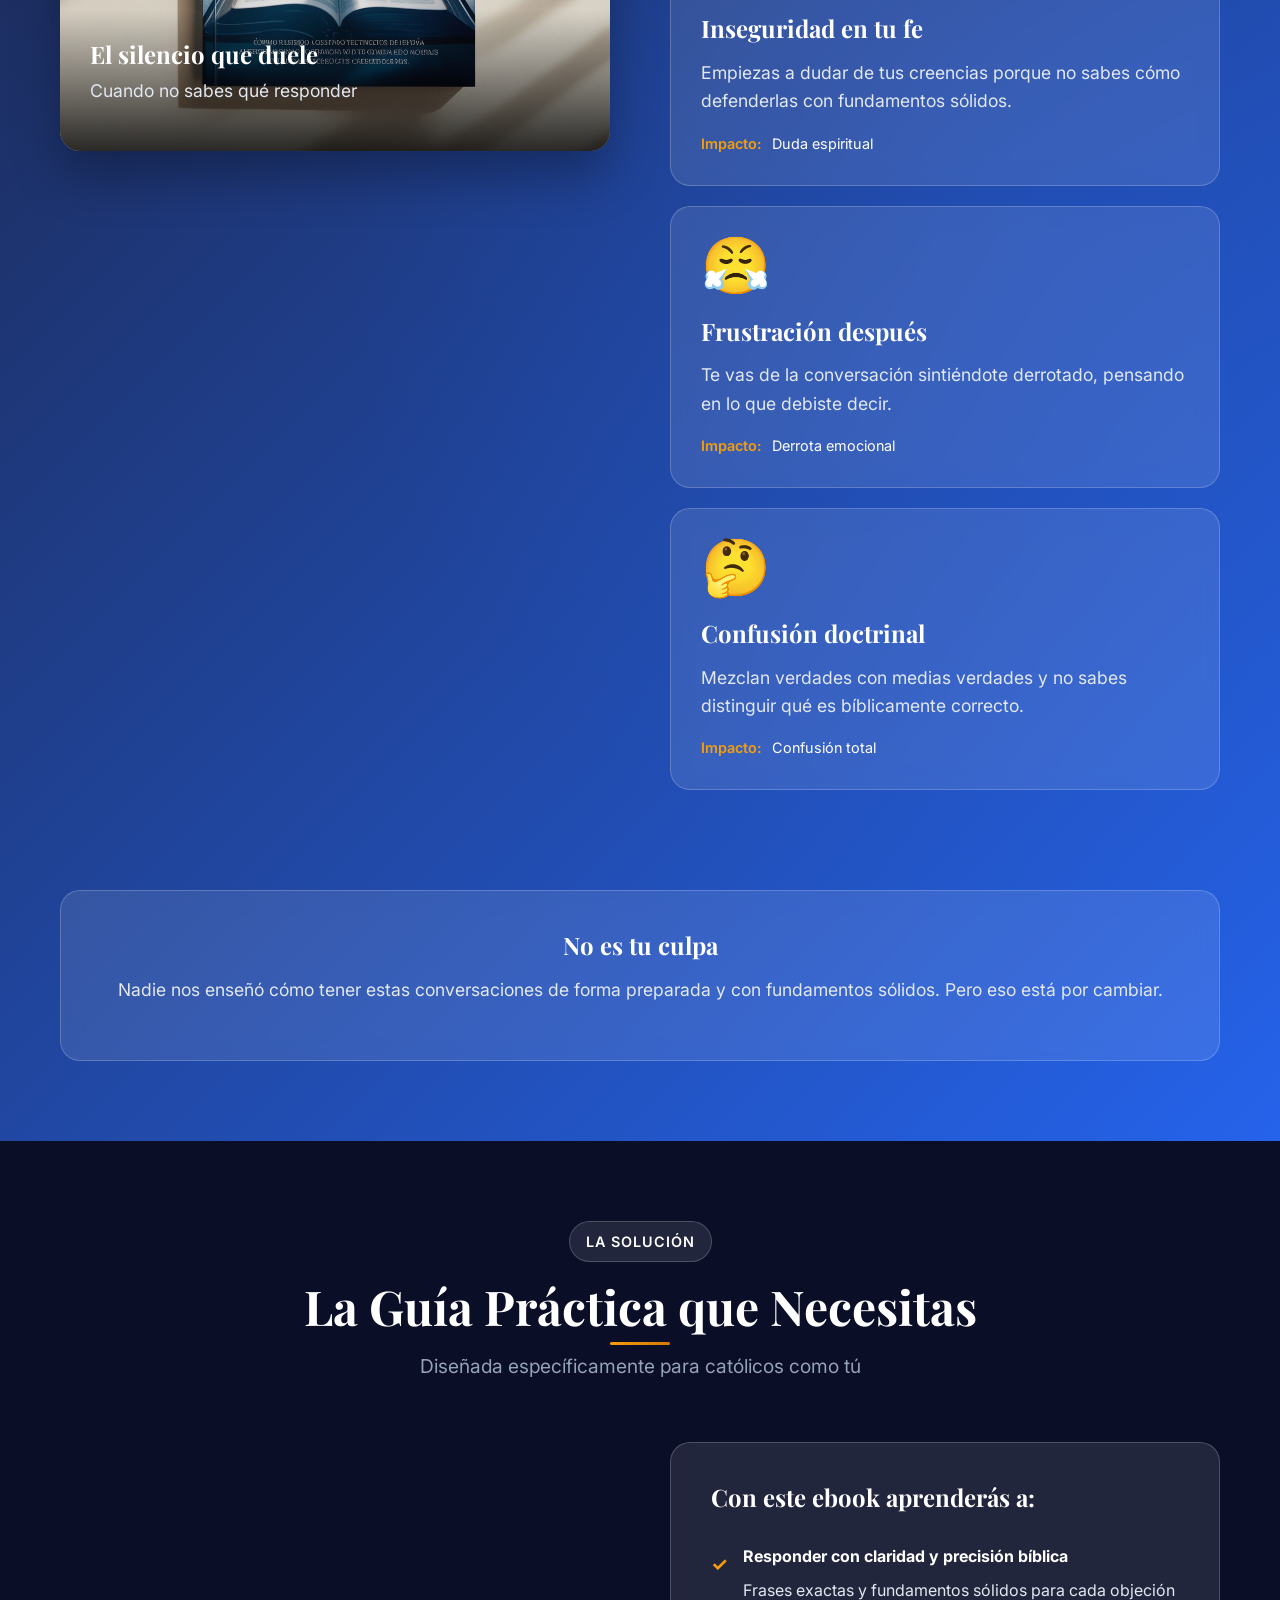
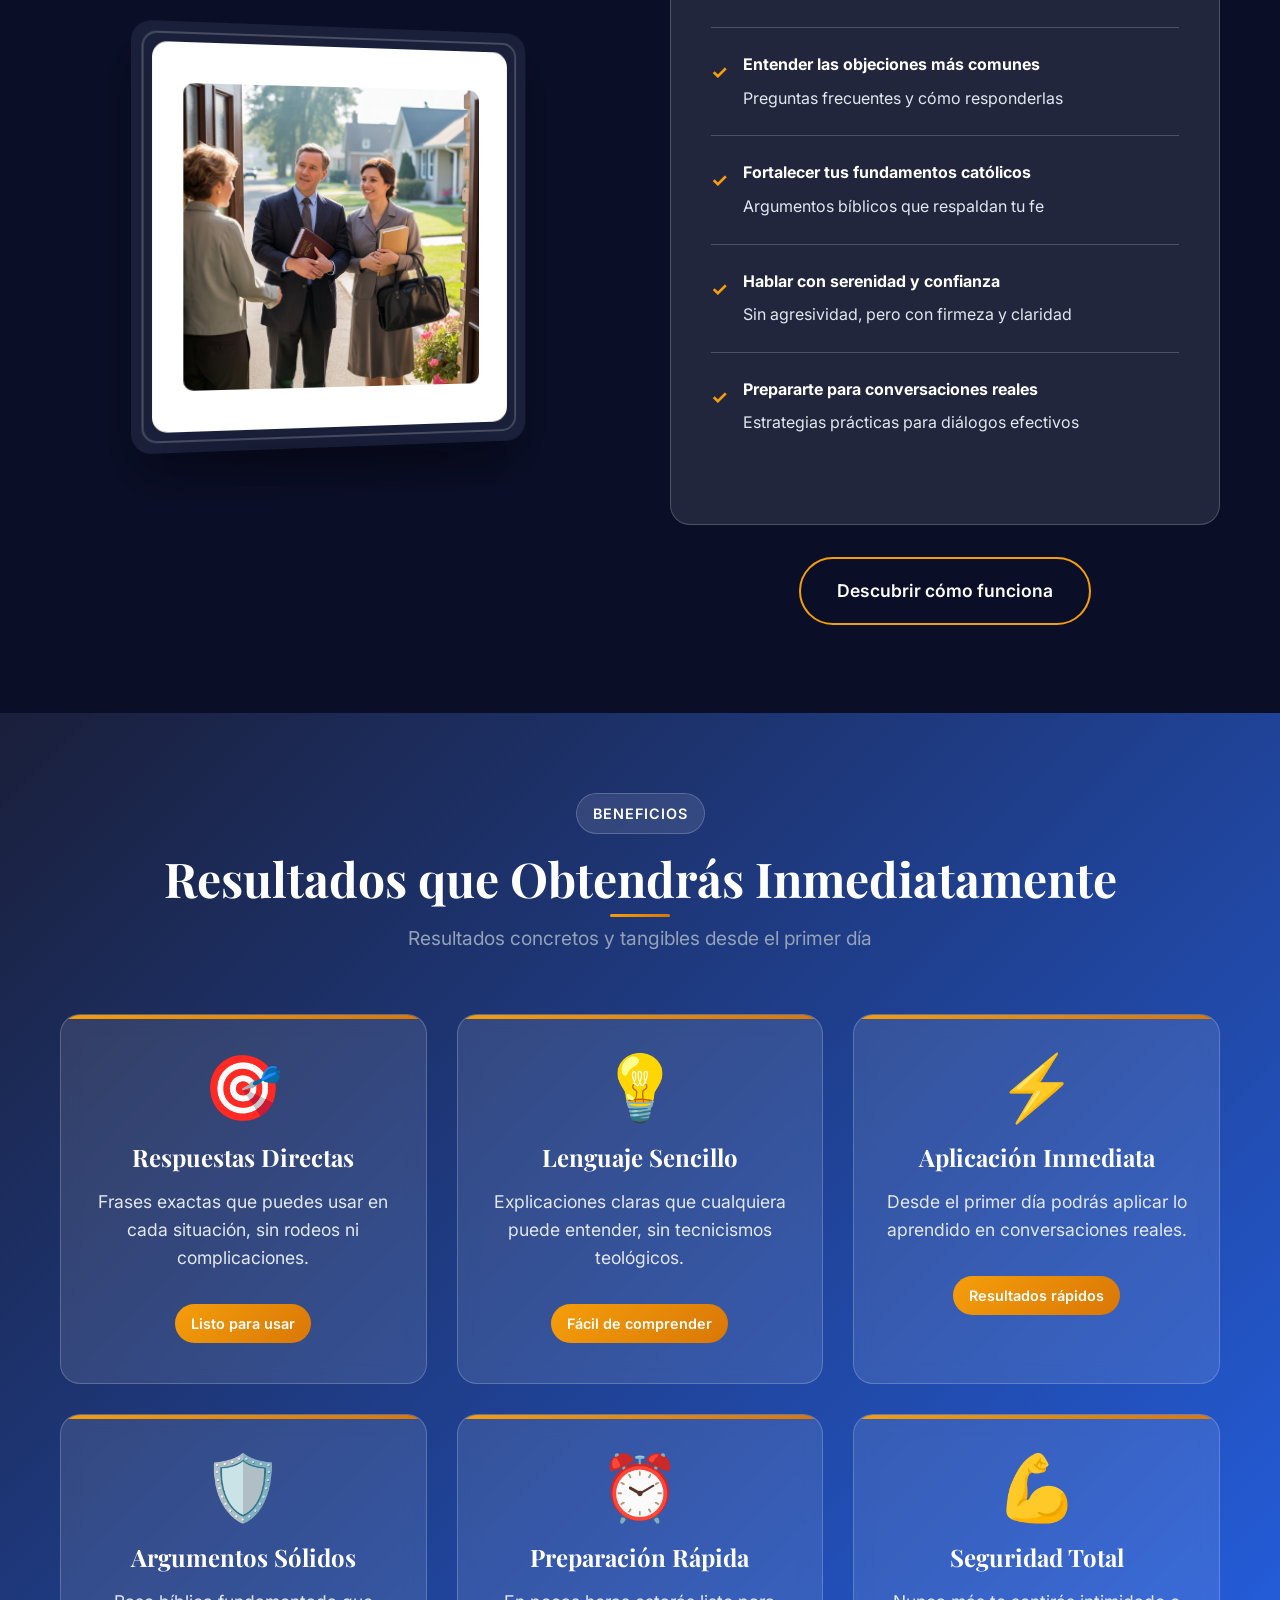
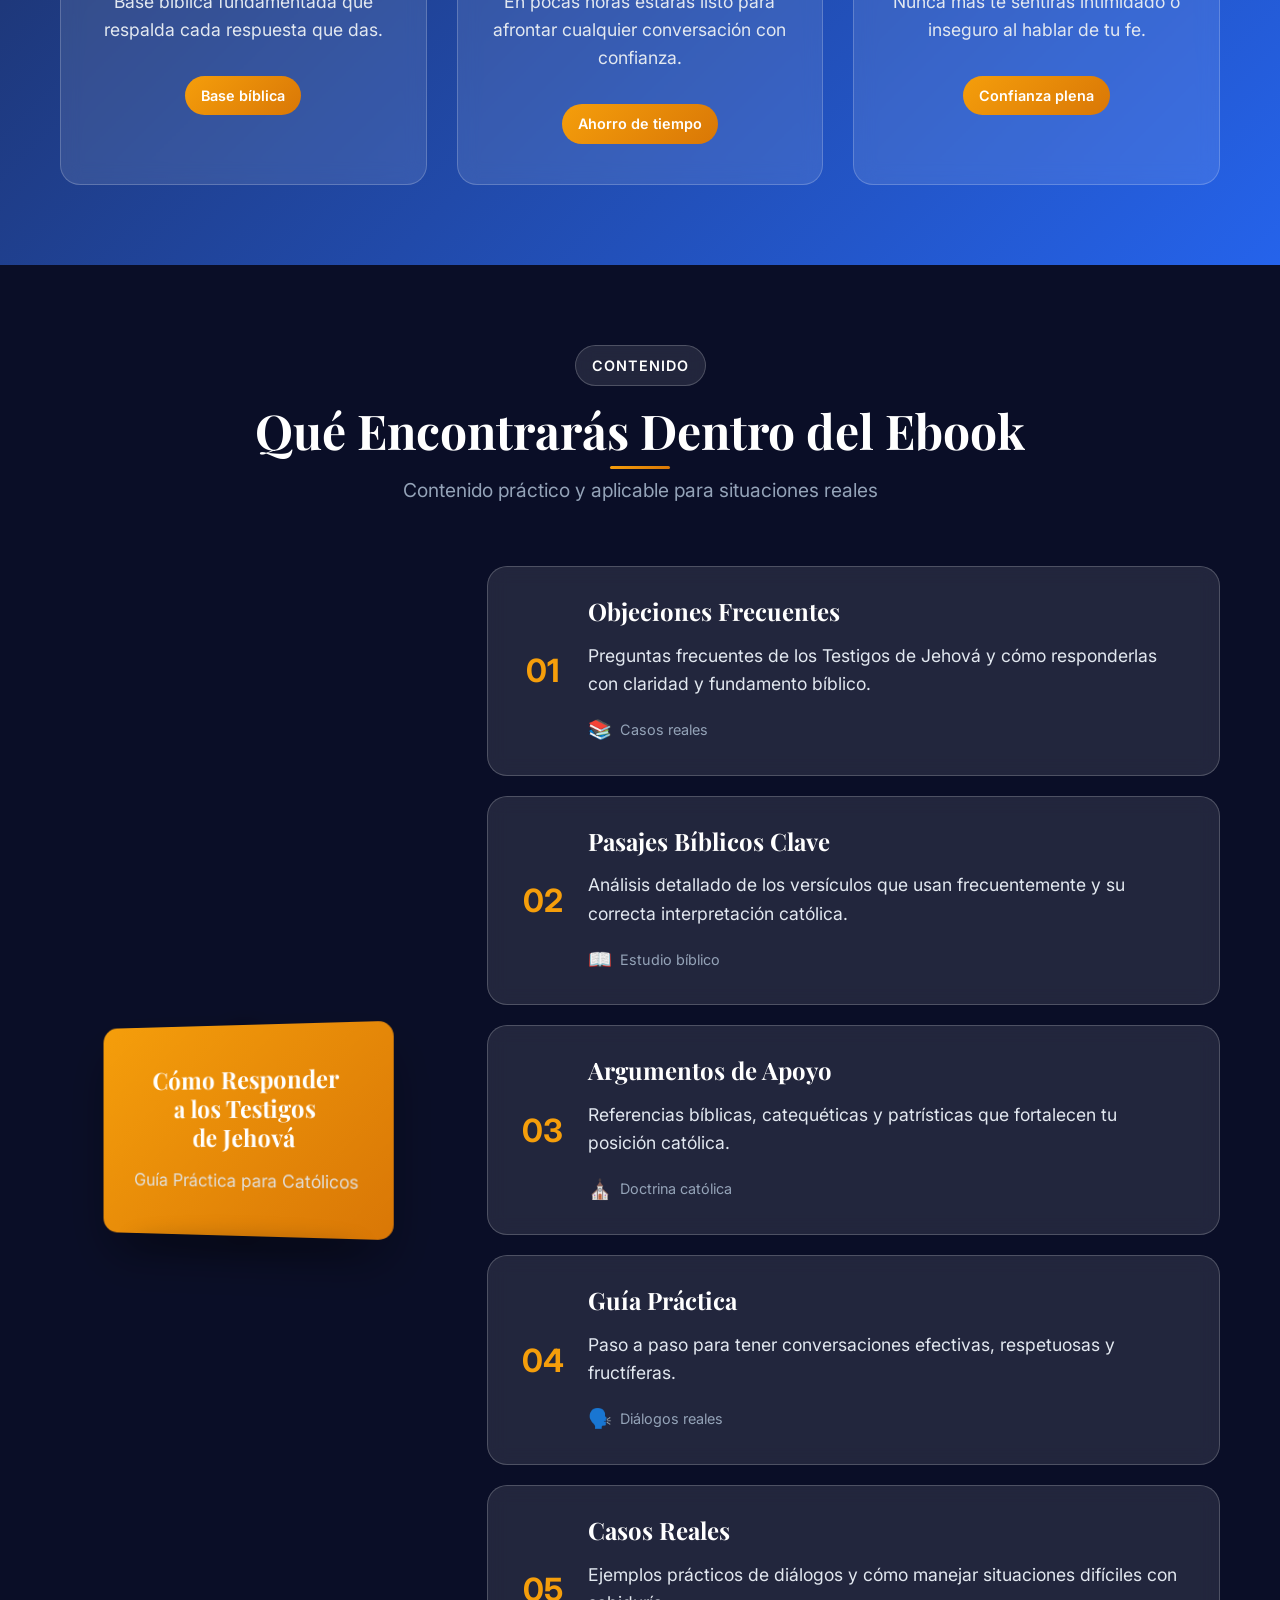
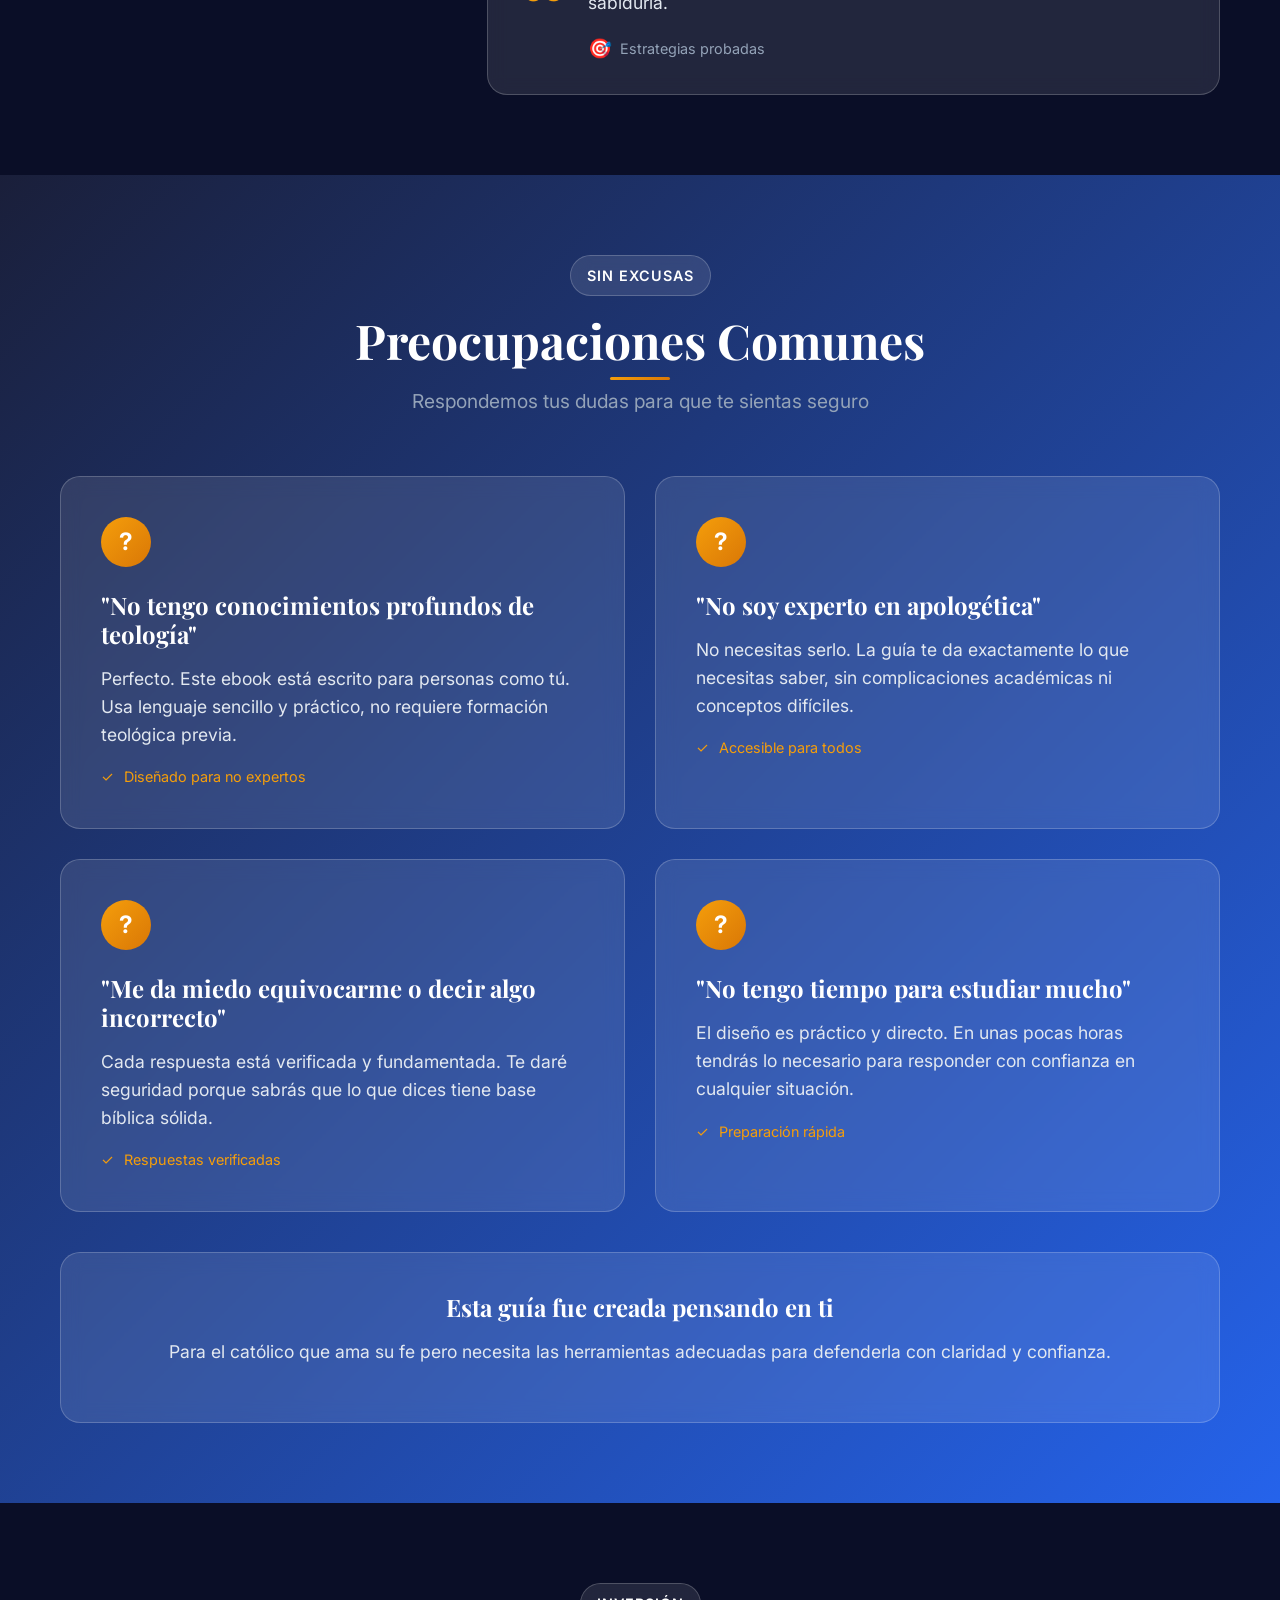
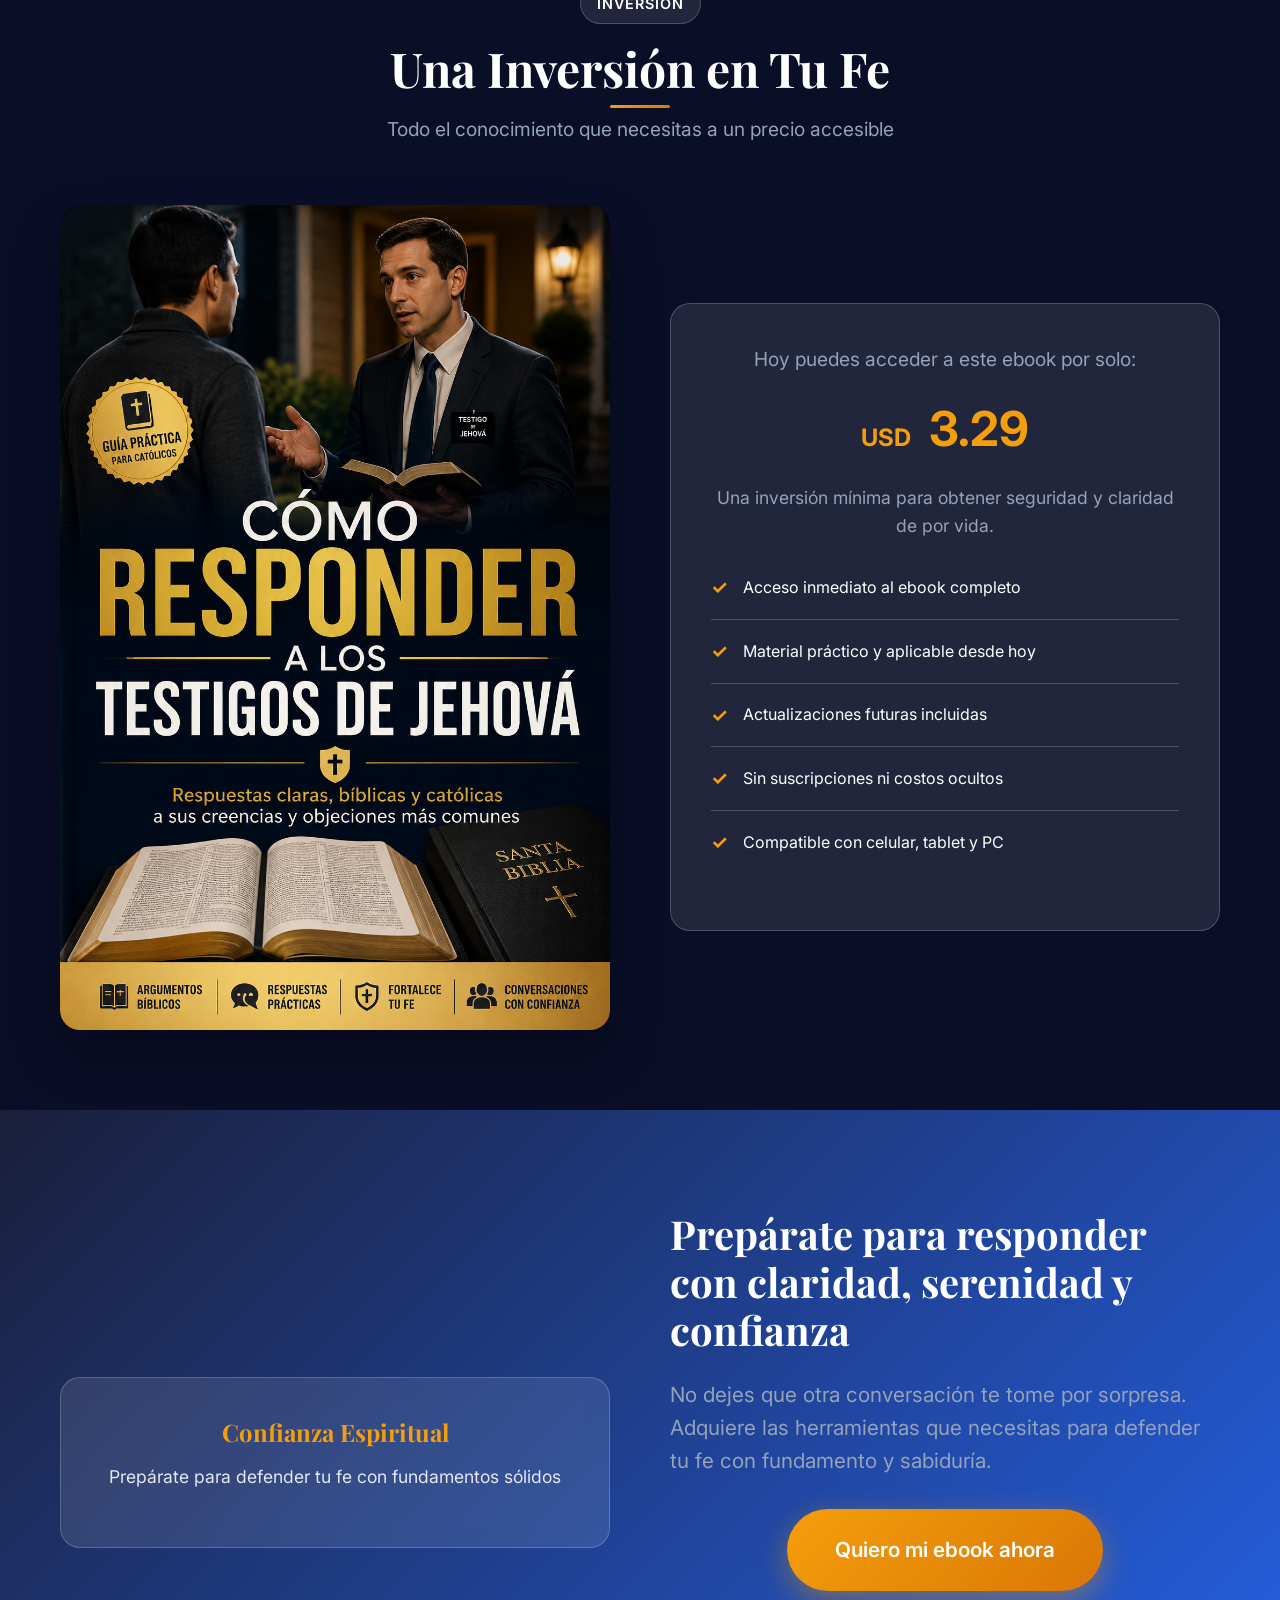
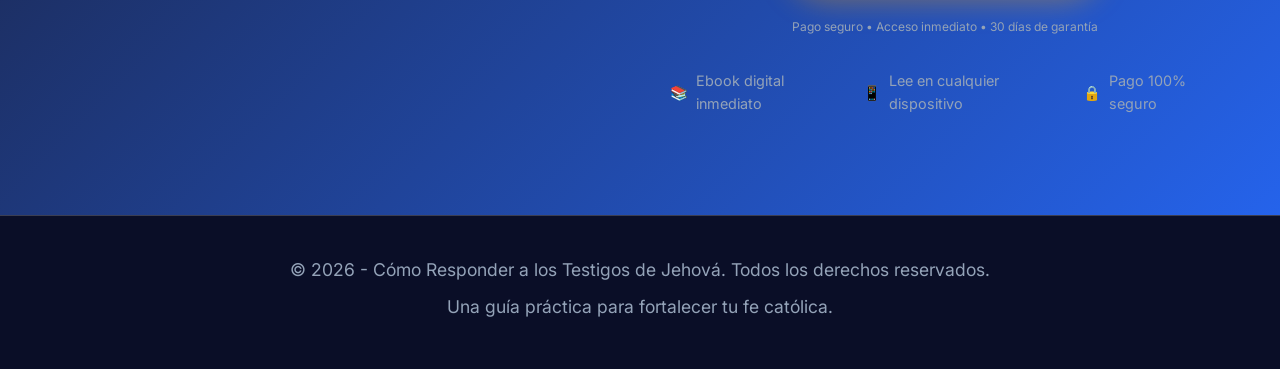
<file: index-fixed.html>
<!DOCTYPE html>
<html lang="es">
<head>
    <meta charset="UTF-8">
    <meta name="viewport" content="width=device-width, initial-scale=1.0">
    <title>Cómo Responder a los Testigos de Jehová - Guía Práctica para Católicos</title>
    <meta name="description" content="Aprende a responder con claridad y seguridad cuando los Testigos de Jehová cuestionen tu fe. Guía práctica con respuestas bíblicas fundamentadas.">
    <link rel="stylesheet" href="styles-fixed.css">
    <link href="https://fonts.googleapis.com/css2?family=Playfair+Display:wght@700;800&family=Inter:wght@400;500;600;700&display=swap" rel="stylesheet">
    <!-- Meta Pixel Code -->
    <script>
    !function(f,b,e,v,n,t,s)
    {if(f.fbq)return;n=f.fbq=function(){n.callMethod?
    n.callMethod.apply(n,arguments):n.queue.push(arguments)};
    if(!f._fbq)f._fbq=n;n.push=n;n.loaded=!0;n.version='2.0';
    n.queue=[];t=b.createElement(e);t.async=!0;
    t.src=v;s=b.getElementsByTagName(e)[0];
    s.parentNode.insertBefore(t,s)}(window, document,'script',
    'https://connect.facebook.net/en_US/fbevents.js');
    fbq('init', '1646156149348746');
    fbq('track', 'PageView');
    </script>
    <noscript><img height="1" width="1" style="display:none"
    src="https://www.facebook.com/tr?id=1646156149348746&ev=PageView&noscript=1"
    /></noscript>
    <!-- End Meta Pixel Code -->
</head>
<body>
    <!-- HERO SECTION -->
    <header class="hero">
        <div class="hero-background">
            <div class="hero-overlay"></div>
        </div>
        <div class="container">
            <div class="hero-content">
                <div class="hero-visual">
                    <div class="hero-image-container">
                        <img src="imagenes/1.jpeg" alt="Conversación en puerta de casa con Testigos de Jehová" class="hero-main-image">
                        <div class="image-accent"></div>
                    </div>
                </div>
                <div class="hero-text">
                    <h1 class="hero-title">
                        ¿Te Quedas Sin Palabras Cuando los Testigos de Jehová Cuestionan Tu Fe?
                    </h1>
                    <p class="hero-subtitle">
                        Muchos católicos se sienten inseguros y confundidos cuando los Testigos de Jehová llegan a su puerta con preguntas difíciles y versículos fuera de contexto.
                    </p>
                    <div class="hero-pain-points">
                        <div class="pain-point">
                            <span class="pain-icon">😶</span>
                            <span>Sin palabras</span>
                        </div>
                        <div class="pain-point">
                            <span class="pain-icon">😟</span>
                            <span>Inseguridad</span>
                        </div>
                        <div class="pain-point">
                            <span class="pain-icon">😤</span>
                            <span>Frustración</span>
                        </div>
                    </div>
                    <div class="hero-cta">
                        <a href="https://pay.hotmart.com/F104569263O?bid=1778360615763" class="cta-button primary" target="_blank" rel="noopener noreferrer">
                            Quiero aprender a responder con seguridad
                        </a>
                        <p class="hero-trust">
                            <span class="trust-icon">✓</span> Respuestas claras y fundamentadas
                            <span class="trust-icon">✓</span> Lenguaje sencillo y práctico
                            <span class="trust-icon">✓</span> Aplicación inmediata
                        </p>
                    </div>
                </div>
            </div>
        </div>
    </header>

    <!-- EL PROBLEMA -->
    <section class="problem">
        <div class="container">
            <div class="section-header">
                <div class="section-badge">LA REALIDAD</div>
                <h2 class="section-title">¿Te Sientes Identificado?</h2>
                <p class="section-subtitle">No estás solo. Miles de católicos enfrentan estas situaciones</p>
            </div>
            
            <div class="problem-content">
                <div class="problem-visual">
                    <div class="problem-image-main">
                        <img src="imagenes/2.jpeg" alt="Persona pensativa después de conversación difícil" class="problem-main-image">
                        <div class="image-overlay">
                            <div class="overlay-text">
                                <h3>El silencio que duele</h3>
                                <p>Cuando no sabes qué responder</p>
                            </div>
                        </div>
                    </div>
                </div>
                
                <div class="problems-grid">
                    <div class="problem-card">
                        <div class="problem-icon">
                            <span class="problem-emoji">😶</span>
                        </div>
                        <h3>Quedarte sin palabras</h3>
                        <p>Los Testigos de Jehová usan versículos que no conoces y te sientes completamente bloqueado.</p>
                        <div class="problem-impact">
                            <span class="impact-label">Impacto:</span>
                            <span class="impact-text">Silencio incómodo</span>
                        </div>
                    </div>
                    
                    <div class="problem-card">
                        <div class="problem-icon">
                            <span class="problem-emoji">😟</span>
                        </div>
                        <h3>Inseguridad en tu fe</h3>
                        <p>Empiezas a dudar de tus creencias porque no sabes cómo defenderlas con fundamentos sólidos.</p>
                        <div class="problem-impact">
                            <span class="impact-label">Impacto:</span>
                            <span class="impact-text">Duda espiritual</span>
                        </div>
                    </div>
                    
                    <div class="problem-card">
                        <div class="problem-icon">
                            <span class="problem-emoji">😤</span>
                        </div>
                        <h3>Frustración después</h3>
                        <p>Te vas de la conversación sintiéndote derrotado, pensando en lo que debiste decir.</p>
                        <div class="problem-impact">
                            <span class="impact-label">Impacto:</span>
                            <span class="impact-text">Derrota emocional</span>
                        </div>
                    </div>
                    
                    <div class="problem-card">
                        <div class="problem-icon">
                            <span class="problem-emoji">🤔</span>
                        </div>
                        <h3>Confusión doctrinal</h3>
                        <p>Mezclan verdades con medias verdades y no sabes distinguir qué es bíblicamente correcto.</p>
                        <div class="problem-impact">
                            <span class="impact-label">Impacto:</span>
                            <span class="impact-text">Confusión total</span>
                        </div>
                    </div>
                </div>
                
                <div class="problem-emotional">
                    <div class="emotional-content">
                        <h3>No es tu culpa</h3>
                        <p>Nadie nos enseñó cómo tener estas conversaciones de forma preparada y con fundamentos sólidos. Pero eso está por cambiar.</p>
                    </div>
                </div>
            </div>
        </div>
    </section>

    <!-- PRESENTACIÓN DE LA SOLUCIÓN -->
    <section class="solution">
        <div class="container">
            <div class="section-header">
                <div class="section-badge">LA SOLUCIÓN</div>
                <h2 class="section-title">La Guía Práctica que Necesitas</h2>
                <p class="section-subtitle">Diseñada específicamente para católicos como tú</p>
            </div>
            
            <div class="solution-content">
                <div class="solution-visual">
                    <div class="ebook-mockup">
                        <div class="mockup-device">
                            <div class="device-screen">
                                <img src="imagenes/5.jpeg" alt="Guía Práctica para Católicos" class="ebook-cover-image">
                            </div>
                            <div class="device-frame"></div>
                        </div>
                        <div class="mockup-shadow"></div>
                    </div>
                </div>
                
                <div class="solution-text">
                    <div class="solution-box">
                        <h3>Con este ebook aprenderás a:</h3>
                        <ul class="solution-list">
                            <li>
                                <span class="check-icon">✓</span>
                                <div class="list-content">
                                    <strong>Responder con claridad y precisión bíblica</strong>
                                    <p>Frases exactas y fundamentos sólidos para cada objeción</p>
                                </div>
                            </li>
                            <li>
                                <span class="check-icon">✓</span>
                                <div class="list-content">
                                    <strong>Entender las objeciones más comunes</strong>
                                    <p>Preguntas frecuentes y cómo responderlas</p>
                                </div>
                            </li>
                            <li>
                                <span class="check-icon">✓</span>
                                <div class="list-content">
                                    <strong>Fortalecer tus fundamentos católicos</strong>
                                    <p>Argumentos bíblicos que respaldan tu fe</p>
                                </div>
                            </li>
                            <li>
                                <span class="check-icon">✓</span>
                                <div class="list-content">
                                    <strong>Hablar con serenidad y confianza</strong>
                                    <p>Sin agresividad, pero con firmeza y claridad</p>
                                </div>
                            </li>
                            <li>
                                <span class="check-icon">✓</span>
                                <div class="list-content">
                                    <strong>Prepararte para conversaciones reales</strong>
                                    <p>Estrategias prácticas para diálogos efectivos</p>
                                </div>
                            </li>
                        </ul>
                    </div>
                    
                    <div class="solution-cta">
                        <a href="https://pay.hotmart.com/F104569263O?bid=1778360615763" class="cta-button secondary" target="_blank" rel="noopener noreferrer">
                            Descubrir cómo funciona
                        </a>
                    </div>
                </div>
            </div>
        </div>
    </section>

    <!-- BENEFICIOS -->
    <section class="benefits">
        <div class="container">
            <div class="section-header">
                <div class="section-badge">BENEFICIOS</div>
                <h2 class="section-title">Resultados que Obtendrás Inmediatamente</h2>
                <p class="section-subtitle">Resultados concretos y tangibles desde el primer día</p>
            </div>
            
            <div class="benefits-grid">
                <div class="benefit-card">
                    <div class="benefit-emoji">
                        🎯
                    </div>
                    <h3>Respuestas Directas</h3>
                    <p>Frases exactas que puedes usar en cada situación, sin rodeos ni complicaciones.</p>
                    <div class="benefit-highlight">
                        <span>Listo para usar</span>
                    </div>
                </div>
                
                <div class="benefit-card">
                    <div class="benefit-emoji">
                        💡
                    </div>
                    <h3>Lenguaje Sencillo</h3>
                    <p>Explicaciones claras que cualquiera puede entender, sin tecnicismos teológicos.</p>
                    <div class="benefit-highlight">
                        <span>Fácil de comprender</span>
                    </div>
                </div>
                
                <div class="benefit-card">
                    <div class="benefit-emoji">
                        ⚡
                    </div>
                    <h3>Aplicación Inmediata</h3>
                    <p>Desde el primer día podrás aplicar lo aprendido en conversaciones reales.</p>
                    <div class="benefit-highlight">
                        <span>Resultados rápidos</span>
                    </div>
                </div>
                
                <div class="benefit-card">
                    <div class="benefit-emoji">
                        🛡️
                    </div>
                    <h3>Argumentos Sólidos</h3>
                    <p>Base bíblica fundamentada que respalda cada respuesta que das.</p>
                    <div class="benefit-highlight">
                        <span>Base bíblica</span>
                    </div>
                </div>
                
                <div class="benefit-card">
                    <div class="benefit-emoji">
                        ⏰
                    </div>
                    <h3>Preparación Rápida</h3>
                    <p>En pocas horas estarás listo para afrontar cualquier conversación con confianza.</p>
                    <div class="benefit-highlight">
                        <span>Ahorro de tiempo</span>
                    </div>
                </div>
                
                <div class="benefit-card">
                    <div class="benefit-emoji">
                        💪
                    </div>
                    <h3>Seguridad Total</h3>
                    <p>Nunca más te sentirás intimidado o inseguro al hablar de tu fe.</p>
                    <div class="benefit-highlight">
                        <span>Confianza plena</span>
                    </div>
                </div>
            </div>
        </div>
    </section>

    <!-- QUÉ ENCONTRARÁ DENTRO -->
    <section class="contents">
        <div class="container">
            <div class="section-header">
                <div class="section-badge">CONTENIDO</div>
                <h2 class="section-title">Qué Encontrarás Dentro del Ebook</h2>
                <p class="section-subtitle">Contenido práctico y aplicable para situaciones reales</p>
            </div>
            
            <div class="contents-showcase">
                <div class="contents-visual">
                    <div class="ebook-preview-3d">
                        <div class="book-spine"></div>
                        <div class="book-front">
                            <div class="book-cover">
                                <h3>Cómo Responder<br>a los Testigos<br>de Jehová</h3>
                                <p>Guía Práctica para Católicos</p>
                            </div>
                        </div>
                        <div class="book-shadow"></div>
                    </div>
                </div>
                
                <div class="contents-list">
                    <div class="content-item">
                        <div class="content-number">01</div>
                        <div class="content-text">
                            <h3>Objeciones Frecuentes</h3>
                            <p>Preguntas frecuentes de los Testigos de Jehová y cómo responderlas con claridad y fundamento bíblico.</p>
                            <div class="content-feature">
                                <span class="feature-icon">📚</span>
                                <span>Casos reales</span>
                            </div>
                        </div>
                    </div>
                    
                    <div class="content-item">
                        <div class="content-number">02</div>
                        <div class="content-text">
                            <h3>Pasajes Bíblicos Clave</h3>
                            <p>Análisis detallado de los versículos que usan frecuentemente y su correcta interpretación católica.</p>
                            <div class="content-feature">
                                <span class="feature-icon">📖</span>
                                <span>Estudio bíblico</span>
                            </div>
                        </div>
                    </div>
                    
                    <div class="content-item">
                        <div class="content-number">03</div>
                        <div class="content-text">
                            <h3>Argumentos de Apoyo</h3>
                            <p>Referencias bíblicas, catequéticas y patrísticas que fortalecen tu posición católica.</p>
                            <div class="content-feature">
                                <span class="feature-icon">⛪</span>
                                <span>Doctrina católica</span>
                            </div>
                        </div>
                    </div>
                    
                    <div class="content-item">
                        <div class="content-number">04</div>
                        <div class="content-text">
                            <h3>Guía Práctica</h3>
                            <p>Paso a paso para tener conversaciones efectivas, respetuosas y fructíferas.</p>
                            <div class="content-feature">
                                <span class="feature-icon">🗣️</span>
                                <span>Diálogos reales</span>
                            </div>
                        </div>
                    </div>
                    
                    <div class="content-item">
                        <div class="content-number">05</div>
                        <div class="content-text">
                            <h3>Casos Reales</h3>
                            <p>Ejemplos prácticos de diálogos y cómo manejar situaciones difíciles con sabiduría.</p>
                            <div class="content-feature">
                                <span class="feature-icon">🎯</span>
                                <span>Estrategias probadas</span>
                            </div>
                        </div>
                    </div>
                </div>
            </div>
        </div>
    </section>

    <!-- ROMPER OBJECIONES -->
    <section class="objections">
        <div class="container">
            <div class="section-header">
                <div class="section-badge">SIN EXCUSAS</div>
                <h2 class="section-title">Preocupaciones Comunes</h2>
                <p class="section-subtitle">Respondemos tus dudas para que te sientas seguro</p>
            </div>
            
            <div class="objections-grid">
                <div class="objection-card">
                    <div class="objection-icon">
                        <span class="icon-question">?</span>
                    </div>
                    <div class="objection-content">
                        <h3>"No tengo conocimientos profundos de teología"</h3>
                        <p>Perfecto. Este ebook está escrito para personas como tú. Usa lenguaje sencillo y práctico, no requiere formación teológica previa.</p>
                        <div class="objection-solution">
                            <span class="solution-icon">✓</span>
                            <span>Diseñado para no expertos</span>
                        </div>
                    </div>
                </div>
                
                <div class="objection-card">
                    <div class="objection-icon">
                        <span class="icon-question">?</span>
                    </div>
                    <div class="objection-content">
                        <h3>"No soy experto en apologética"</h3>
                        <p>No necesitas serlo. La guía te da exactamente lo que necesitas saber, sin complicaciones académicas ni conceptos difíciles.</p>
                        <div class="objection-solution">
                            <span class="solution-icon">✓</span>
                            <span>Accesible para todos</span>
                        </div>
                    </div>
                </div>
                
                <div class="objection-card">
                    <div class="objection-icon">
                        <span class="icon-question">?</span>
                    </div>
                    <div class="objection-content">
                        <h3>"Me da miedo equivocarme o decir algo incorrecto"</h3>
                        <p>Cada respuesta está verificada y fundamentada. Te daré seguridad porque sabrás que lo que dices tiene base bíblica sólida.</p>
                        <div class="objection-solution">
                            <span class="solution-icon">✓</span>
                            <span>Respuestas verificadas</span>
                        </div>
                    </div>
                </div>
                
                <div class="objection-card">
                    <div class="objection-icon">
                        <span class="icon-question">?</span>
                    </div>
                    <div class="objection-content">
                        <h3>"No tengo tiempo para estudiar mucho"</h3>
                        <p>El diseño es práctico y directo. En unas pocas horas tendrás lo necesario para responder con confianza en cualquier situación.</p>
                        <div class="objection-solution">
                            <span class="solution-icon">✓</span>
                            <span>Preparación rápida</span>
                        </div>
                    </div>
                </div>
            </div>
            
            <div class="objections-reassurance">
                <div class="reassurance-content">
                    <h3>Esta guía fue creada pensando en ti</h3>
                    <p>Para el católico que ama su fe pero necesita las herramientas adecuadas para defenderla con claridad y confianza.</p>
                </div>
            </div>
        </div>
    </section>

    <!-- PRECIO -->
    <section id="precio" class="pricing">
        <div class="container">
            <div class="section-header">
                <div class="section-badge">INVERSIÓN</div>
                <h2 class="section-title">Una Inversión en Tu Fe</h2>
                <p class="section-subtitle">Todo el conocimiento que necesitas a un precio accesible</p>
            </div>
            
            <div class="pricing-content">
                <div class="pricing-visual">
                    <div class="pricing-image">
                        <img src="imagenes/3.png" alt="Inversión en conocimiento" class="pricing-main-image">
                    </div>
                </div>
                
                <div class="pricing-box">
                    <div class="price-reveal">
                        <p class="price-intro">Hoy puedes acceder a este ebook por solo:</p>
                        <div class="price-amount">
                            <span class="currency">USD</span>
                            <span class="price">6.99</span>
                        </div>
                        <p class="price-description">
                            Una inversión mínima para obtener seguridad y claridad de por vida.
                        </p>
                    </div>
                    
                    <div class="price-features">
                        <div class="feature-item">
                            <span class="feature-check">✓</span>
                            <span>Acceso inmediato al ebook completo</span>
                        </div>
                        <div class="feature-item">
                            <span class="feature-check">✓</span>
                            <span>Material práctico y aplicable desde hoy</span>
                        </div>
                        <div class="feature-item">
                            <span class="feature-check">✓</span>
                            <span>Actualizaciones futuras incluidas</span>
                        </div>
                        <div class="feature-item">
                            <span class="feature-check">✓</span>
                            <span>Sin suscripciones ni costos ocultos</span>
                        </div>
                        <div class="feature-item">
                            <span class="feature-check">✓</span>
                            <span>Compatible con celular, tablet y PC</span>
                        </div>
                    </div>
                </div>
            </div>
        </div>
    </section>

    <!-- CTA FINAL -->
    <section class="final-cta">
        <div class="container">
            <div class="final-content">
                <div class="final-visual">
                    <div class="final-image">
                        <div class="final-visual-content">
                            <h3>Confianza Espiritual</h3>
                            <p>Prepárate para defender tu fe con fundamentos sólidos</p>
                        </div>
                    </div>
                </div>
                
                <div class="final-text">
                    <h2 class="final-title">Prepárate para responder con claridad, serenidad y confianza</h2>
                    <p class="final-subtitle">No dejes que otra conversación te tome por sorpresa. Adquiere las herramientas que necesitas para defender tu fe con fundamento y sabiduría.</p>
                    
                    <div class="final-cta-button">
                        <a href="https://pay.hotmart.com/F104569263O?bid=1778360615763" class="cta-button primary large" target="_blank" rel="noopener noreferrer" onclick="fbq('track', 'Purchase');">
                            Quiero mi ebook ahora
                        </a>
                        <p class="payment-info">
                            <small>Pago seguro • Acceso inmediato • 30 días de garantía</small>
                        </p>
                    </div>
                    
                    <div class="final-benefits">
                        <div class="benefit-item-small">
                            <span class="benefit-icon">📚</span>
                            <span>Ebook digital inmediato</span>
                        </div>
                        <div class="benefit-item-small">
                            <span class="benefit-icon">📱</span>
                            <span>Lee en cualquier dispositivo</span>
                        </div>
                        <div class="benefit-item-small">
                            <span class="benefit-icon">🔒</span>
                            <span>Pago 100% seguro</span>
                        </div>
                    </div>
                </div>
            </div>
        </div>
    </section>

    <!-- FOOTER -->
    <footer class="footer">
        <div class="container">
            <div class="footer-content">
                <p>&copy; 2026 - Cómo Responder a los Testigos de Jehová. Todos los derechos reservados.</p>
                <p>Una guía práctica para fortalecer tu fe católica.</p>
            </div>
        </div>
    </footer>

    <script src="script-fixed.js"></script>
</body>
</html>
</file>
<file: styles-fixed.css>
/* ESTILOS MODERNOS Y PROFESIONALES */

/* ===== VARIABLES DE COLOR ===== */
:root {
    --primary-dark: #0a0e27;
    --secondary-dark: #1a1f3a;
    --accent-blue: #2563eb;
    --accent-gold: #f59e0b;
    --text-primary: #ffffff;
    --text-secondary: #e2e8f0;
    --text-muted: #94a3b8;
    --gradient-primary: linear-gradient(135deg, #0a0e27 0%, #1a1f3a 50%, #2563eb 100%);
    --gradient-secondary: linear-gradient(135deg, #1a1f3a 0%, #2563eb 100%);
    --gradient-accent: linear-gradient(135deg, #f59e0b 0%, #d97706 100%);
    --glass-bg: rgba(255, 255, 255, 0.1);
    --glass-border: rgba(255, 255, 255, 0.2);
}

/* ===== ESTILOS GENERALES ===== */
* {
    margin: 0;
    padding: 0;
    box-sizing: border-box;
}

body {
    font-family: 'Inter', -apple-system, BlinkMacSystemFont, 'Segoe UI', Roboto, sans-serif;
    line-height: 1.6;
    color: var(--text-primary);
    background: var(--gradient-primary);
    overflow-x: hidden;
    min-height: 100vh;
}

.container {
    max-width: 1200px;
    margin: 0 auto;
    padding: 0 20px;
}

/* ===== TIPOGRAFÍA ===== */
h1, h2, h3 {
    font-family: 'Playfair Display', serif;
    font-weight: 700;
    line-height: 1.2;
}

h1 {
    font-size: clamp(2.5rem, 5vw, 4rem);
    margin-bottom: 1.5rem;
    color: var(--text-primary);
    text-shadow: 2px 2px 4px rgba(0,0,0,0.3);
}

h2 {
    font-size: clamp(2rem, 4vw, 3rem);
    margin-bottom: 1rem;
    color: var(--text-primary);
}

h3 {
    font-size: clamp(1.25rem, 3vw, 1.5rem);
    margin-bottom: 1rem;
    color: var(--text-primary);
}

p {
    font-size: 1.1rem;
    margin-bottom: 1rem;
    color: var(--text-secondary);
}

/* ===== SECCIONES ===== */
section {
    padding: 80px 0;
    position: relative;
}

/* ===== HERO SECTION ===== */
.hero {
    min-height: 100vh;
    display: flex;
    align-items: center;
    position: relative;
    background: var(--gradient-primary);
    overflow: hidden;
}

.hero::before {
    content: '';
    position: absolute;
    top: 0;
    left: 0;
    right: 0;
    bottom: 0;
    background: radial-gradient(circle at 20% 50%, rgba(37, 99, 235, 0.3) 0%, transparent 50%);
    z-index: 1;
}

.hero-background {
    position: absolute;
    top: 0;
    left: 0;
    right: 0;
    bottom: 0;
    background: linear-gradient(135deg, #0a0e27 0%, #1a1f3a 50%, #2563eb 100%);
    z-index: 0;
}

.hero-overlay {
    position: absolute;
    top: 0;
    left: 0;
    right: 0;
    bottom: 0;
    background: rgba(10, 14, 39, 0.7);
    z-index: 1;
}

.hero-content {
    display: grid;
    grid-template-columns: 1fr 1fr;
    gap: 60px;
    align-items: center;
    position: relative;
    z-index: 2;
}

.hero-visual {
    position: relative;
}

.hero-image-container {
    position: relative;
    border-radius: 20px;
    overflow: hidden;
    box-shadow: 0 25px 50px rgba(0, 0, 0, 0.3);
    transform: perspective(1000px) rotateY(-5deg);
    transition: transform 0.3s ease;
}

.hero-image-container:hover {
    transform: perspective(1000px) rotateY(0deg);
}

.hero-main-image {
    width: 100%;
    height: auto;
    display: block;
}

.image-accent {
    position: absolute;
    top: -20px;
    right: -20px;
    width: 100px;
    height: 100px;
    background: var(--gradient-accent);
    border-radius: 50%;
    opacity: 0.8;
    animation: float 3s ease-in-out infinite;
}

@keyframes float {
    0%, 100% { transform: translateY(0px); }
    50% { transform: translateY(-20px); }
}

.hero-badge {
    display: inline-block;
    padding: 8px 16px;
    background: var(--gradient-accent);
    color: white;
    border-radius: 25px;
    font-size: 0.9rem;
    font-weight: 600;
    margin-bottom: 1rem;
    text-transform: uppercase;
    letter-spacing: 1px;
}

.hero-pain-points {
    display: flex;
    gap: 20px;
    margin: 2rem 0;
}

.pain-point {
    display: flex;
    align-items: center;
    gap: 8px;
    padding: 10px 15px;
    background: var(--glass-bg);
    border: 1px solid var(--glass-border);
    border-radius: 15px;
    backdrop-filter: blur(10px);
}

.pain-icon {
    font-size: 1.2rem;
}

.hero-trust {
    display: flex;
    flex-wrap: wrap;
    gap: 15px;
    margin-top: 1.5rem;
    font-size: 0.9rem;
    color: var(--text-muted);
}

.trust-icon {
    color: var(--accent-gold);
    margin-right: 5px;
}

/* ===== BOTONES ===== */
.cta-button {
    display: inline-block;
    padding: 18px 36px;
    border-radius: 50px;
    text-decoration: none;
    font-weight: 600;
    font-size: 1.1rem;
    text-align: center;
    transition: all 0.3s ease;
    cursor: pointer;
    border: none;
    position: relative;
    overflow: hidden;
}

.cta-button::before {
    content: '';
    position: absolute;
    top: 0;
    left: -100%;
    width: 100%;
    height: 100%;
    background: rgba(255, 255, 255, 0.2);
    transition: left 0.3s ease;
}

.cta-button:hover::before {
    left: 100%;
}

.cta-button.primary {
    background: var(--gradient-accent);
    color: white;
    box-shadow: 0 10px 30px rgba(245, 158, 11, 0.4);
}

.cta-button.primary:hover {
    transform: translateY(-2px);
    box-shadow: 0 15px 40px rgba(245, 158, 11, 0.5);
}

.cta-button.secondary {
    background: transparent;
    color: var(--text-primary);
    border: 2px solid var(--accent-gold);
}

.cta-button.secondary:hover {
    background: var(--accent-gold);
    color: white;
}

.cta-button.large {
    padding: 24px 48px;
    font-size: 1.3rem;
}

/* ===== SECTION HEADERS ===== */
.section-header {
    text-align: center;
    margin-bottom: 60px;
}

.section-badge {
    display: inline-block;
    padding: 8px 16px;
    background: var(--glass-bg);
    border: 1px solid var(--glass-border);
    border-radius: 25px;
    font-size: 0.9rem;
    font-weight: 600;
    margin-bottom: 1rem;
    text-transform: uppercase;
    letter-spacing: 1px;
    backdrop-filter: blur(10px);
}

.section-title {
    margin-bottom: 1rem;
    position: relative;
}

.section-title::after {
    content: '';
    position: absolute;
    bottom: -10px;
    left: 50%;
    transform: translateX(-50%);
    width: 60px;
    height: 3px;
    background: var(--gradient-accent);
    border-radius: 2px;
}

.section-subtitle {
    font-size: 1.2rem;
    color: var(--text-muted);
    max-width: 600px;
    margin: 0 auto;
}

/* ===== PROBLEM SECTION ===== */
.problem {
    background: var(--gradient-secondary);
    position: relative;
}

.problem::before {
    content: '';
    position: absolute;
    top: 0;
    left: 0;
    right: 0;
    bottom: 0;
    background: radial-gradient(circle at 80% 50%, rgba(37, 99, 235, 0.2) 0%, transparent 50%);
}

.problem-content {
    display: grid;
    grid-template-columns: 1fr 1fr;
    gap: 60px;
    align-items: start;
}

.problem-visual {
    position: relative;
}

.problem-image-main {
    position: relative;
    border-radius: 20px;
    overflow: hidden;
    box-shadow: 0 25px 50px rgba(0, 0, 0, 0.3);
}

.problem-main-image {
    width: 100%;
    height: auto;
    display: block;
}

.image-overlay {
    position: absolute;
    bottom: 0;
    left: 0;
    right: 0;
    background: linear-gradient(to top, rgba(0,0,0,0.8) 0%, transparent 100%);
    padding: 30px;
    color: white;
}

.overlay-text h3 {
    margin-bottom: 0.5rem;
}

.problems-grid {
    display: grid;
    grid-template-columns: 1fr;
    gap: 20px;
}

.problem-card {
    padding: 30px;
    background: var(--glass-bg);
    border: 1px solid var(--glass-border);
    border-radius: 20px;
    backdrop-filter: blur(10px);
    transition: all 0.3s ease;
}

.problem-card:hover {
    transform: translateY(-5px);
    box-shadow: 0 15px 30px rgba(0, 0, 0, 0.2);
}

.problem-icon {
    margin-bottom: 1.5rem;
}

.problem-emoji {
    font-size: 3.5rem;
    line-height: 1;
}

.problem-impact {
    display: flex;
    align-items: center;
    gap: 10px;
    margin-top: 1rem;
    font-size: 0.9rem;
}

.impact-label {
    color: var(--accent-gold);
    font-weight: 600;
}

.problem-emotional {
    grid-column: 1 / -1;
    text-align: center;
    padding: 40px;
    background: var(--glass-bg);
    border: 1px solid var(--glass-border);
    border-radius: 20px;
    backdrop-filter: blur(10px);
    margin-top: 40px;
}

/* ===== SOLUTION SECTION ===== */
.solution {
    background: var(--primary-dark);
}

.solution-content {
    display: grid;
    grid-template-columns: 1fr 1fr;
    gap: 60px;
    align-items: center;
}

.solution-visual {
    position: relative;
}

.ebook-mockup {
    position: relative;
    max-width: 400px;
    margin: 0 auto;
}

.mockup-device {
    position: relative;
    background: var(--secondary-dark);
    border-radius: 20px;
    padding: 20px;
    box-shadow: 0 25px 50px rgba(0, 0, 0, 0.3);
    transform: perspective(1000px) rotateY(10deg);
    transition: transform 0.3s ease;
}

.mockup-device:hover {
    transform: perspective(1000px) rotateY(0deg);
}

.device-screen {
    background: white;
    border-radius: 15px;
    padding: 40px 30px;
    text-align: center;
    color: var(--primary-dark);
}

.ebook-cover-image {
    width: 100%;
    height: auto;
    display: block;
    border-radius: 10px;
}

.ebook-preview h3 {
    font-size: 1.2rem;
    margin-bottom: 0.5rem;
}

.ebook-preview p {
    font-size: 1rem;
    color: var(--text-muted);
}

.device-frame {
    position: absolute;
    top: 10px;
    left: 10px;
    right: 10px;
    bottom: 10px;
    border: 2px solid var(--glass-border);
    border-radius: 15px;
    pointer-events: none;
}

.mockup-shadow {
    position: absolute;
    bottom: -20px;
    left: 50%;
    transform: translateX(-50%);
    width: 80%;
    height: 20px;
    background: rgba(0, 0, 0, 0.2);
    border-radius: 50%;
    filter: blur(10px);
}

.solution-box {
    padding: 40px;
    background: var(--glass-bg);
    border: 1px solid var(--glass-border);
    border-radius: 20px;
    backdrop-filter: blur(10px);
}

.solution-list {
    list-style: none;
    margin-top: 2rem;
}

.solution-list li {
    display: flex;
    align-items: flex-start;
    gap: 15px;
    margin-bottom: 1.5rem;
    padding-bottom: 1.5rem;
    border-bottom: 1px solid var(--glass-border);
}

.solution-list li:last-child {
    border-bottom: none;
}

.check-icon {
    color: var(--accent-gold);
    font-size: 1.2rem;
    font-weight: bold;
    margin-top: 5px;
    flex-shrink: 0;
}

.list-content strong {
    display: block;
    margin-bottom: 0.5rem;
    color: var(--text-primary);
}

.list-content p {
    margin-bottom: 0;
    font-size: 1rem;
}

.solution-cta {
    text-align: center;
    margin-top: 2rem;
}

/* ===== BENEFITS SECTION ===== */
.benefits {
    background: var(--gradient-secondary);
}

.benefits-grid {
    display: grid;
    grid-template-columns: repeat(auto-fit, minmax(350px, 1fr));
    gap: 30px;
}

.benefit-card {
    padding: 40px 30px;
    background: var(--glass-bg);
    border: 1px solid var(--glass-border);
    border-radius: 20px;
    backdrop-filter: blur(10px);
    text-align: center;
    transition: all 0.3s ease;
    position: relative;
    overflow: hidden;
}

.benefit-card::before {
    content: '';
    position: absolute;
    top: 0;
    left: 0;
    right: 0;
    height: 4px;
    background: var(--gradient-accent);
}

.benefit-card:hover {
    transform: translateY(-10px);
    box-shadow: 0 20px 40px rgba(0, 0, 0, 0.2);
}

.benefit-emoji {
    font-size: 4rem;
    margin-bottom: 1.5rem;
    line-height: 1;
}

.benefit-highlight {
    display: inline-block;
    padding: 8px 16px;
    background: var(--gradient-accent);
    color: white;
    border-radius: 25px;
    font-size: 0.9rem;
    font-weight: 600;
    margin-top: 1rem;
}

/* ===== CONTENTS SECTION ===== */
.contents {
    background: var(--primary-dark);
}

.contents-showcase {
    display: grid;
    grid-template-columns: 1fr 2fr;
    gap: 60px;
    align-items: center;
}

.contents-visual {
    position: relative;
}

.ebook-preview-3d {
    position: relative;
    max-width: 300px;
    margin: 0 auto;
    transform: perspective(1000px) rotateY(-15deg);
    transition: transform 0.3s ease;
}

.ebook-preview-3d:hover {
    transform: perspective(1000px) rotateY(0deg);
}

.book-spine {
    position: absolute;
    left: 50%;
    top: 0;
    bottom: 0;
    width: 30px;
    background: var(--secondary-dark);
    transform: translateX(-50%);
    border-radius: 5px;
    box-shadow: 0 0 20px rgba(0, 0, 0, 0.3);
}

.book-front {
    background: var(--gradient-accent);
    border-radius: 15px;
    padding: 40px 30px;
    text-align: center;
    color: white;
    box-shadow: 0 25px 50px rgba(0, 0, 0, 0.3);
    position: relative;
}

.book-cover h3 {
    font-size: 1.5rem;
    margin-bottom: 1rem;
    line-height: 1.2;
}

.book-cover p {
    margin-bottom: 0;
    opacity: 0.9;
}

.book-shadow {
    position: absolute;
    bottom: -20px;
    left: 50%;
    transform: translateX(-50%);
    width: 80%;
    height: 20px;
    background: rgba(0, 0, 0, 0.2);
    border-radius: 50%;
    filter: blur(10px);
}

.contents-list {
    display: grid;
    grid-template-columns: 1fr;
    gap: 20px;
}

.content-item {
    display: flex;
    gap: 20px;
    padding: 30px;
    background: var(--glass-bg);
    border: 1px solid var(--glass-border);
    border-radius: 20px;
    backdrop-filter: blur(10px);
    transition: all 0.3s ease;
}

.content-item:hover {
    transform: translateX(10px);
    box-shadow: 0 15px 30px rgba(0, 0, 0, 0.2);
}

.content-number {
    font-size: 2rem;
    font-weight: bold;
    color: var(--accent-gold);
    min-width: 50px;
    display: flex;
    align-items: center;
    justify-content: center;
}

.content-text {
    flex: 1;
}

.content-feature {
    display: flex;
    align-items: center;
    gap: 8px;
    margin-top: 1rem;
    font-size: 0.9rem;
    color: var(--text-muted);
}

.feature-icon {
    color: var(--accent-gold);
}

/* ===== OBJECTIONS SECTION ===== */
.objections {
    background: var(--gradient-secondary);
}

.objections-grid {
    display: grid;
    grid-template-columns: repeat(auto-fit, minmax(400px, 1fr));
    gap: 30px;
}

.objection-card {
    padding: 40px;
    background: var(--glass-bg);
    border: 1px solid var(--glass-border);
    border-radius: 20px;
    backdrop-filter: blur(10px);
    transition: all 0.3s ease;
}

.objection-card:hover {
    transform: translateY(-5px);
    box-shadow: 0 15px 30px rgba(0, 0, 0, 0.2);
}

.objection-icon {
    width: 50px;
    height: 50px;
    background: var(--gradient-accent);
    border-radius: 50%;
    display: flex;
    align-items: center;
    justify-content: center;
    margin-bottom: 1.5rem;
}

.icon-question {
    color: white;
    font-size: 1.5rem;
    font-weight: bold;
}

.objection-solution {
    display: flex;
    align-items: center;
    gap: 10px;
    margin-top: 1rem;
    font-size: 0.9rem;
    color: var(--accent-gold);
}

.solution-icon {
    color: var(--accent-gold);
}

.objections-reassurance {
    text-align: center;
    padding: 40px;
    background: var(--glass-bg);
    border: 1px solid var(--glass-border);
    border-radius: 20px;
    backdrop-filter: blur(10px);
    margin-top: 40px;
}

/* ===== PRICING SECTION ===== */
.pricing {
    background: var(--primary-dark);
}

.pricing-content {
    display: grid;
    grid-template-columns: 1fr 1fr;
    gap: 60px;
    align-items: center;
}

.pricing-visual {
    position: relative;
}

.pricing-image {
    position: relative;
    border-radius: 20px;
    overflow: hidden;
    box-shadow: 0 25px 50px rgba(0, 0, 0, 0.3);
}

.pricing-main-image {
    width: 100%;
    height: auto;
    display: block;
}

.pricing-box {
    padding: 40px;
    background: var(--glass-bg);
    border: 1px solid var(--glass-border);
    border-radius: 20px;
    backdrop-filter: blur(10px);
    text-align: center;
}

.price-reveal {
    margin-bottom: 2rem;
}

.price-intro {
    font-size: 1.2rem;
    margin-bottom: 1rem;
    color: var(--text-muted);
}

.price-amount {
    font-size: 3rem;
    font-weight: bold;
    color: var(--accent-gold);
    margin-bottom: 1rem;
}

.currency {
    font-size: 1.5rem;
    margin-right: 0.5rem;
}

.price-description {
    font-size: 1.1rem;
    color: var(--text-muted);
}

.price-features {
    text-align: left;
    margin-top: 2rem;
}

.feature-item {
    display: flex;
    align-items: center;
    gap: 15px;
    margin-bottom: 1rem;
    padding-bottom: 1rem;
    border-bottom: 1px solid var(--glass-border);
}

.feature-item:last-child {
    border-bottom: none;
}

.feature-check {
    color: var(--accent-gold);
    font-size: 1.2rem;
    font-weight: bold;
}

/* ===== FINAL CTA SECTION ===== */
.final-cta {
    background: var(--gradient-secondary);
    padding: 100px 0;
}

.final-content {
    display: grid;
    grid-template-columns: 1fr 1fr;
    gap: 60px;
    align-items: center;
}

.final-visual {
    position: relative;
}

.final-image {
    padding: 40px;
    background: var(--glass-bg);
    border: 1px solid var(--glass-border);
    border-radius: 20px;
    backdrop-filter: blur(10px);
    text-align: center;
}

.final-visual-content h3 {
    font-size: 1.5rem;
    margin-bottom: 1rem;
    color: var(--accent-gold);
}

.final-title {
    font-size: 2.5rem;
    margin-bottom: 1.5rem;
    line-height: 1.2;
}

.final-subtitle {
    font-size: 1.3rem;
    margin-bottom: 2rem;
    color: var(--text-muted);
}

.final-cta-button {
    text-align: center;
    margin-bottom: 2rem;
}

.payment-info {
    margin-top: 1rem;
    color: var(--text-muted);
    font-size: 0.9rem;
}

.final-benefits {
    display: flex;
    justify-content: center;
    gap: 30px;
    margin-top: 2rem;
}

.benefit-item-small {
    display: flex;
    align-items: center;
    gap: 8px;
    font-size: 0.9rem;
    color: var(--text-muted);
}

.benefit-icon {
    color: var(--accent-gold);
}

/* ===== BONOS SECTION ===== */
.bonuses {
    background: var(--gradient-secondary);
    padding: 100px 0;
    position: relative;
}

.bonuses::before {
    content: '';
    position: absolute;
    top: 0;
    left: 0;
    right: 0;
    bottom: 0;
    background: radial-gradient(circle at 50% 50%, rgba(37, 99, 235, 0.1) 0%, transparent 70%);
}

.bonuses-grid {
    display: grid;
    grid-template-columns: repeat(auto-fit, minmax(500px, 1fr));
    gap: 50px;
    margin-bottom: 60px;
}

/* Responsive para bonuses */
@media (max-width: 768px) {
    .bonuses-grid {
        grid-template-columns: 1fr;
        gap: 30px;
    }
    
    .bonus-card {
        border-radius: 20px;
    }
    
    .bonus-image {
        height: 250px;
    }
    
    .bonus-content {
        padding: 30px;
    }
    
    .cta-content {
        padding: 30px;
    }
    
    .cta-content h3 {
        font-size: 1.5rem;
    }
    
    .value-amount {
        font-size: 2rem;
    }
}

.bonus-card {
    background: var(--glass-bg);
    border: 1px solid var(--glass-border);
    border-radius: 25px;
    overflow: hidden;
    backdrop-filter: blur(10px);
    transition: all 0.3s ease;
    position: relative;
}

.bonus-card:hover {
    transform: translateY(-10px);
    box-shadow: 0 25px 50px rgba(0, 0, 0, 0.3);
}

.bonus-visual {
    position: relative;
    overflow: hidden;
}

.bonus-image {
    width: 100%;
    height: 300px;
    object-fit: cover;
    display: block;
}

.bonus-badge {
    position: absolute;
    top: 20px;
    right: 20px;
    background: var(--gradient-accent);
    color: white;
    padding: 10px 20px;
    border-radius: 25px;
    font-weight: bold;
    font-size: 0.9rem;
    text-transform: uppercase;
    letter-spacing: 1px;
    box-shadow: 0 10px 20px rgba(245, 158, 11, 0.3);
}

.bonus-content {
    padding: 40px;
}

.bonus-content h3 {
    font-size: 1.5rem;
    margin-bottom: 1rem;
    color: var(--text-primary);
}

.bonus-content p {
    font-size: 1.1rem;
    line-height: 1.6;
    margin-bottom: 2rem;
    color: var(--text-secondary);
}

.bonus-features {
    display: grid;
    grid-template-columns: 1fr;
    gap: 15px;
}

.bonus-feature {
    display: flex;
    align-items: center;
    gap: 12px;
    padding: 15px;
    background: rgba(255, 255, 255, 0.05);
    border-radius: 15px;
    border: 1px solid var(--glass-border);
}

.feature-icon {
    color: var(--accent-gold);
    font-size: 1.2rem;
}

.bonuses-cta {
    text-align: center;
}

.cta-content {
    background: var(--glass-bg);
    border: 1px solid var(--glass-border);
    border-radius: 25px;
    padding: 50px;
    backdrop-filter: blur(10px);
    max-width: 600px;
    margin: 0 auto;
}

.cta-content h3 {
    font-size: 2rem;
    margin-bottom: 1rem;
    color: var(--accent-gold);
}

.cta-content p {
    font-size: 1.2rem;
    margin-bottom: 2rem;
    color: var(--text-secondary);
}

.bonus-value {
    display: flex;
    flex-direction: column;
    align-items: center;
    gap: 10px;
}

.value-label {
    font-size: 1rem;
    color: var(--text-muted);
}

.value-amount {
    font-size: 2.5rem;
    font-weight: bold;
    color: var(--accent-gold);
    text-decoration: line-through;
    opacity: 0.8;
}

/* ===== FOOTER ===== */
.footer {
    background: var(--primary-dark);
    padding: 40px 0;
    text-align: center;
    border-top: 1px solid var(--glass-border);
}

.footer-content p {
    margin-bottom: 0.5rem;
    color: var(--text-muted);
}

/* ===== RESPONSIVE DESIGN ===== */
@media (max-width: 768px) {
    .hero-content,
    .problem-content,
    .solution-content,
    .contents-showcase,
    .pricing-content,
    .final-content {
        grid-template-columns: 1fr;
        gap: 40px;
    }
    
    .hero-pain-points {
        flex-wrap: wrap;
    }
    
    .benefits-grid {
        grid-template-columns: 1fr;
    }
    
    .objections-grid {
        grid-template-columns: 1fr;
    }
    
    .final-benefits {
        flex-direction: column;
        gap: 15px;
    }
    
    section {
        padding: 60px 0;
    }
    
    .final-cta {
        padding: 80px 0;
    }
}

@media (max-width: 480px) {
    .container {
        padding: 0 15px;
    }
    
    h1 {
        font-size: 2rem;
    }
    
    h2 {
        font-size: 1.5rem;
    }
    
    .cta-button {
        padding: 15px 30px;
        font-size: 1rem;
    }
    
    .cta-button.large {
        padding: 20px 40px;
        font-size: 1.1rem;
    }
    
    .price-amount {
        font-size: 2.5rem;
    }
    
    .final-title {
        font-size: 2rem;
    }
}

/* ===== ANIMACIONES ===== */
@keyframes fadeInUp {
    from {
        opacity: 0;
        transform: translateY(30px);
    }
    to {
        opacity: 1;
        transform: translateY(0);
    }
}

.fade-in-up {
    animation: fadeInUp 0.6s ease-out;
}

/* ===== SCROLLBAR ===== */
::-webkit-scrollbar {
    width: 10px;
}

::-webkit-scrollbar-track {
    background: var(--primary-dark);
}

::-webkit-scrollbar-thumb {
    background: var(--accent-gold);
    border-radius: 5px;
}

::-webkit-scrollbar-thumb:hover {
    background: #d97706;
}
</file>
